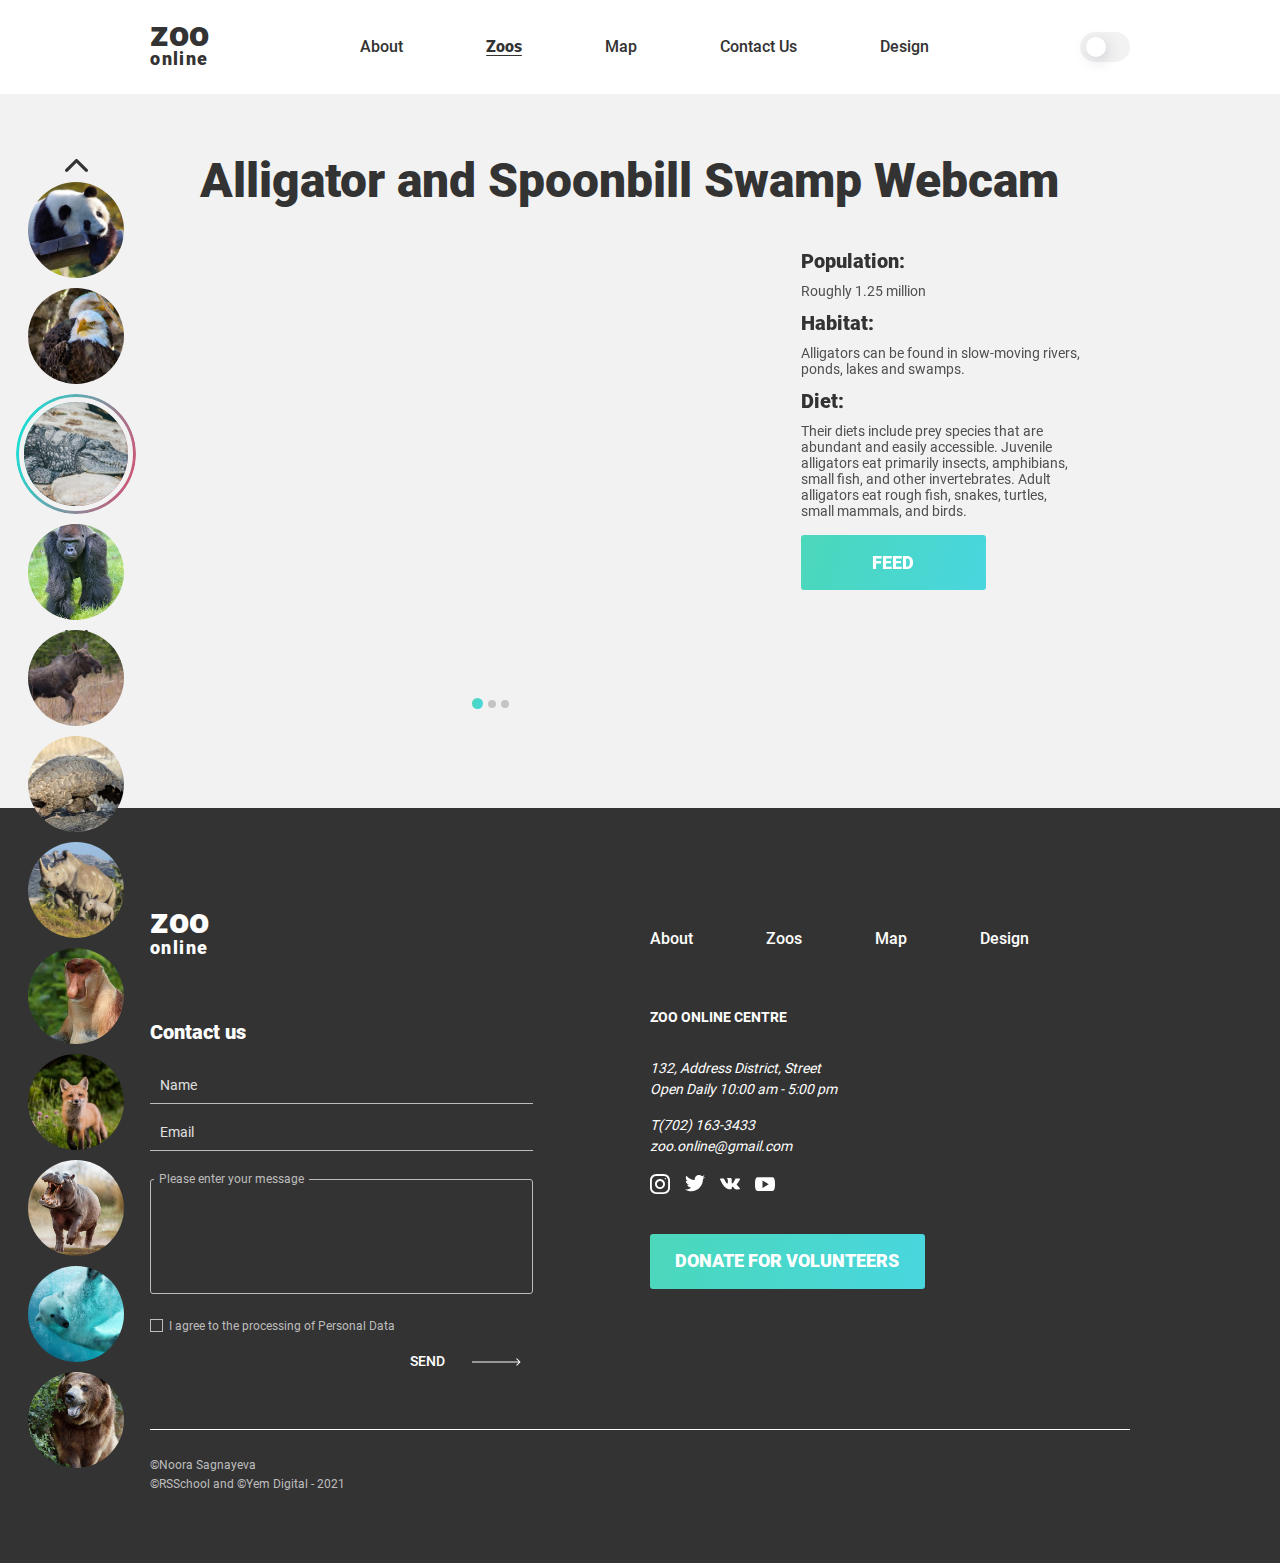
<file: pages/zoos/alligator/alligator.html>
<!DOCTYPE html>
<html lang="en">

<head>
  <meta charset="UTF-8">
  <meta http-equiv="X-UA-Compatible" content="IE=edge">
  <meta name="viewport" content="width=device-width, initial-scale=1.0">
  <title>Online Zoo alligator</title>
  <link rel="stylesheet" href="../../../styles.css">
  <link rel="stylesheet" href="../zoos.css">
</head>

<body>
  <div class="wrapper">
    <header class="header">
      <h1 class="invisible-container">Online Zoo</h1>
      <div class="container">
        <div class="header__inner">
          <a href="../../../" class="logo__link">zoo<br> <span>online</span></a>
          <nav class="header__nav">
            <ul class="nav__list">
              <li class="nav__item"><a href="../../../index.html" class="nav__link">about</a></li>
              <li class="nav__item"><a href="./panda/panda.html" class="nav__link active">Zoos</a></li>
              <li class="nav__item"><a href="../../map/map.html" class="nav__link">Map</a></li>
              <li class="nav__item"><a href="#contact" class="nav__link">contact us</a></li>
              <li class="nav__item"><a href="https://www.figma.com/file/HKt5Nlx0jghQtJp6jW9q8F/zooApp" class="nav__link"
                  target="_blank">Design</a></li>
            </ul>
          </nav>
          <label class="theme-toggle">
            <input class="theme-toggle__checkbox" type="checkbox">
            <span class="theme-toggle__switch"></span>
          </label>
          <button class="header__btn-burger js-burger" type="button">
            <span></span>
            <span></span>
            <span></span>
          </button>
        </div>
      </div>
    </header>
    <main class="main">
      <section class="broadcast">
        <div class="container2">
          <div class="section__inner">
            <h2 class="section__title left">Alligator and Spoonbill Swamp Webcam</h2>
            <aside class="broadcast__sidebar">
              <div class="favorite-map__slider">
                <button class="slider__prev">
                  <svg width="23" height="15" viewBox="0 0 23 15" fill="none" xmlns="http://www.w3.org/2000/svg">
                    <path
                      d="M11.5001 0.944038C11.9123 0.944038 12.3244 1.10143 12.6387 1.41555L22.5282 11.3051C23.1573 11.9342 23.1573 12.9542 22.5282 13.5831C21.8993 14.2119 20.8796 14.2119 20.2504 13.5831L11.5001 4.8322L2.74967 13.5827C2.12057 14.2116 1.1009 14.2116 0.472107 13.5827C-0.157299 12.9539 -0.157299 11.9339 0.472107 11.3048L10.3614 1.41524C10.6759 1.10107 11.088 0.944038 11.5001 0.944038Z"
                      fill="#828282" />
                  </svg>
                </button>
                <ul class="favorite-map__list">
                  <li class="favorite-map__item" title="panda">
                    <a class="favorite-map__link" href="../panda/panda.html">
                      <img class="favorite-map__img" src="../../../assets/images/animals/animal-02.jpeg" alt="animal">
                    </a>
                  </li>
                  <li class="favorite-map__item" title="eagle">
                    <a class="favorite-map__link" href="../eagle/eagle.html">
                      <img class="favorite-map__img" src="../../../assets/images/animals/animal-01.jpeg" alt="animal">
                    </a>
                  </li>
                  <li class="favorite-map__item active" title="alligator">
                    <img class="favorite-map__img" src="../../../assets/images/animals/animal-04.jpeg" alt="animal">
                  </li>
                  <li class="favorite-map__item" title="gorilla">
                    <a class="favorite-map__link" href="../gorilla/gorilla.html">
                      <img class="favorite-map__img" src="../../../assets/images/animals/animal-03.jpeg" alt="animal">
                    </a>
                  </li>
                  <li class="favorite-map__item">
                    <img class="favorite-map__img" src="../../../assets/images/animals/animal-10.jpeg" alt="animal">
                  </li>
                  <li class="favorite-map__item">
                    <img class="favorite-map__img" src="../../../assets/images/animals/animal-11.jpeg" alt="animal">
                  </li>
                  <li class="favorite-map__item">
                    <img class="favorite-map__img" src="../../../assets/images/animals/animal-12.jpeg" alt="animal">
                  </li>
                  <li class="favorite-map__item">
                    <img class="favorite-map__img" src="../../../assets/images/animals/animal-13.jpeg" alt="animal">
                  </li>
                  <li class="favorite-map__item">
                    <img class="favorite-map__img" src="../../../assets/images/animals/animal-05.jpeg" alt="animal">
                  </li>
                  <li class="favorite-map__item">
                    <img class="favorite-map__img" src="../../../assets/images/animals/animal-06.jpeg" alt="animal">
                  </li>
                  <li class="favorite-map__item">
                    <img class="favorite-map__img" src="../../../assets/images/animals/animal-07.jpeg" alt="animal">
                  </li>
                  <li class="favorite-map__item">
                    <img class="favorite-map__img" src="../../../assets/images/animals/animal-08.jpeg" alt="animal">
                  </li>
                </ul>
                <button class="slider__next">
                  <svg width="23" height="15" viewBox="0 0 23 15" fill="none" xmlns="http://www.w3.org/2000/svg">
                    <path
                      d="M11.4999 14.056C11.0877 14.056 10.6756 13.8986 10.3613 13.5845L0.471825 3.69487C-0.157275 3.06577 -0.157275 2.04579 0.471825 1.41695C1.10067 0.788101 2.12045 0.788101 2.7496 1.41695L11.4999 10.1678L20.2503 1.41725C20.8794 0.788407 21.8991 0.788407 22.5279 1.41725C23.1573 2.0461 23.1573 3.06608 22.5279 3.69518L12.6386 13.5848C12.3241 13.8989 11.912 14.056 11.4999 14.056Z"
                      fill="#333333" />
                  </svg>
                </button>
              </div>
            </aside>
            <div class="broadcast__wrap">
              <div class="broadcast__video">
                <div class="broadcast__video-main">
                  <iframe width="100%" height="100%" src="https://www.youtube.com/embed/EnxRJii_dp8"
                    title="YouTube video player" frameborder="0"
                    allow="accelerometer; autoplay; clipboard-write; encrypted-media; gyroscope; picture-in-picture"
                    allowfullscreen></iframe>
                </div>
                <ul class="broadcast__video-list">
                  <li class="broadcast__video-item">
                    <iframe width="100%" height="100%" src="https://www.youtube.com/embed/EnxRJii_dp8"
                      title="YouTube video player" frameborder="0"
                      allow="accelerometer; autoplay; clipboard-write; encrypted-media; gyroscope; picture-in-picture"
                      allowfullscreen></iframe>
                  </li>
                  <li class="broadcast__video-item">
                    <iframe width="100%" height="100%" src="https://www.youtube.com/embed/EnxRJii_dp8"
                      title="YouTube video player" frameborder="0"
                      allow="accelerometer; autoplay; clipboard-write; encrypted-media; gyroscope; picture-in-picture"
                      allowfullscreen></iframe>
                  </li>
                  <li class="broadcast__video-item">
                    <iframe width="100%" height="100%" src="https://www.youtube.com/embed/EnxRJii_dp8"
                      title="YouTube video player" frameborder="0"
                      allow="accelerometer; autoplay; clipboard-write; encrypted-media; gyroscope; picture-in-picture"
                      allowfullscreen></iframe>
                  </li>
                </ul>
                <div class="broadcast__bullets">
                  <span class="broadcast__bullet active"></span>
                  <span class="broadcast__bullet"></span>
                  <span class="broadcast__bullet"></span>
                </div>
              </div>
              <div class="broadcast__info">
                <div class="broadcast__info-cont">
                  <span class="broadcast__info-title">Population:</span>
                  <p class="broadcast__info-text">Roughly 1.25 million </p>
                  <span class="broadcast__info-title">Habitat:</span>
                  <p class="broadcast__info-text">Alligators can be found in slow-moving rivers, ponds, lakes and
                    swamps. </p>
                  <span class="broadcast__info-title">Diet:</span>
                  <p class="broadcast__info-text">Their diets include prey species that are abundant and easily
                    accessible. Juvenile alligators eat primarily insects, amphibians, small fish, and other
                    invertebrates. Adult alligators eat rough fish, snakes, turtles, small mammals, and birds.</p>
                </div>
                <div class="broadcast__btn-wrap">
                  <button class="btn-primary broadcast__btn">fEEd</button>
                </div>
              </div>
            </div>
          </div>
        </div>
      </section>
    </main>
    <footer class="footer" id="contact">
      <div class="container">
        <div class="footer__inner">
          <div class="footer__top">
            <div class="footer__left">
              <a href="../../../" class="logo__link">zoo<br> <span>online</span></a>
            </div>
            <div class="footer__right">
              <nav class="footer__nav">
                <ul class="nav__list">
                  <li class="nav__item"><a href="../../../" class="nav__link">about</a></li>
                  <li class="nav__item"><a href="./" class="nav__link">Zoos</a>
                  </li>
                  <li class="nav__item"><a href="../../map/" class="nav__link">Map</a>
                  </li>
                  <li class="nav__item"><a href="https://www.figma.com/file/HKt5Nlx0jghQtJp6jW9q8F/zooApp"
                      class="nav__link" target="_blank">Design</a></li>
                </ul>
              </nav>
              <div class="footer__btn-wrap desktop">
                <button class="btn-primary footer__btn-donate">donate for volunteers</button>
              </div>
            </div>
          </div>
          <div class="footer__middle">
            <div class="footer__left">
              <form class="footer__contacts contacts" action="https://jsonplaceholder.typicode.com/posts" method="POST">
                <span class="contacts__title">Contact us</span>
                <input class="contacts__input" type="text" name="name" placeholder="Name" required>
                <input class="contacts__input" type="email" name="email" placeholder="Email" required>
                <div class="contacts__textarea-wrap">
                  <label class="contacts__textarea-label" for="textarea">Please enter your message</label>
                  <textarea class="contacts__textarea" id="textarea" name="message" cols="30" rows="10" maxlength="280"
                    required></textarea>
                </div>
                <div class="contacts__checkbox-wrap">
                  <label class="contacts__checkbox-label">
                    <input class="contacts__checkbox" type="checkbox" name="agree" value="i agree" required>
                    <div class="contacts__checkbox-text">I agree to the processing of Personal Data</div>
                  </label>
                </div>
                <button class="contacts__btn-send" type="submit">send
                  <svg width="49" height="8" viewBox="0 0 49 8" fill="none" xmlns="http://www.w3.org/2000/svg">
                    <path
                      d="M48.3536 4.35355C48.5488 4.15829 48.5488 3.84171 48.3536 3.64645L45.1716 0.464466C44.9763 0.269204 44.6597 0.269204 44.4645 0.464466C44.2692 0.659728 44.2692 0.976311 44.4645 1.17157L47.2929 4L44.4645 6.82843C44.2692 7.02369 44.2692 7.34027 44.4645 7.53553C44.6597 7.7308 44.9763 7.7308 45.1716 7.53553L48.3536 4.35355ZM0 4.5L48 4.5V3.5L0 3.5L0 4.5Z"
                      fill="#FEFEFE" />
                  </svg>
                </button>
              </form>
            </div>
            <div class="footer__right address">
              <span class="address__title">ZOO Online Centre</span>
              <address class="address__content">
                <span class="address__text street">132, Address District, Street</span>
                <span class="address__text time">Open Daily 10:00 am - 5:00 pm</span>

                <a class="address__text" href="tel:+7021633433"><span>T</span>(702) 163-3433</a>
                <a class="address__text" href="mailto:zoo.online@gmail.com">zoo.online@gmail.com</a>

                <ul class="social__list address__social">
                  <li class="social__item">
                    <a href="https://www.instagram.com" class="social__link instagram" target="_blank">
                      <svg width="20" height="20" viewBox="0 0 20 20" fill="none" xmlns="http://www.w3.org/2000/svg">
                        <path
                          d="M13.75 0H6.25C2.79875 0 0 2.79875 0 6.25V13.75C0 17.2013 2.79875 20 6.25 20H13.75C17.2013 20 20 17.2013 20 13.75V6.25C20 2.79875 17.2013 0 13.75 0ZM18.125 13.75C18.125 16.1625 16.1625 18.125 13.75 18.125H6.25C3.8375 18.125 1.875 16.1625 1.875 13.75V6.25C1.875 3.8375 3.8375 1.875 6.25 1.875H13.75C16.1625 1.875 18.125 3.8375 18.125 6.25V13.75Z"
                          fill="#FEFEFE" />
                        <path
                          d="M10 5C7.23875 5 5 7.23875 5 10C5 12.7613 7.23875 15 10 15C12.7613 15 15 12.7613 15 10C15 7.23875 12.7613 5 10 5ZM10 13.125C8.2775 13.125 6.875 11.7225 6.875 10C6.875 8.27625 8.2775 6.875 10 6.875C11.7225 6.875 13.125 8.27625 13.125 10C13.125 11.7225 11.7225 13.125 10 13.125Z"
                          fill="#FEFEFE" />
                        <path
                          d="M15.3752 5.29148C15.7432 5.29148 16.0415 4.99319 16.0415 4.62523C16.0415 4.25727 15.7432 3.95898 15.3752 3.95898C15.0073 3.95898 14.709 4.25727 14.709 4.62523C14.709 4.99319 15.0073 5.29148 15.3752 5.29148Z"
                          fill="#FEFEFE" />
                      </svg>
                    </a>
                  </li>
                  <li class="social__item">
                    <a href="https://twitter.com/" class="social__link twitter" target="_blank">
                      <svg width="20" height="17" viewBox="0 0 20 17" fill="none" xmlns="http://www.w3.org/2000/svg">
                        <path
                          d="M20 1.92375C19.2563 2.25 18.4637 2.46625 17.6375 2.57125C18.4875 2.06375 19.1363 1.26625 19.4412 0.305C18.6488 0.7775 17.7738 1.11125 16.8412 1.2975C16.0887 0.49625 15.0162 0 13.8462 0C11.5763 0 9.74875 1.8425 9.74875 4.10125C9.74875 4.42625 9.77625 4.73875 9.84375 5.03625C6.435 4.87 3.41875 3.23625 1.3925 0.7475C1.03875 1.36125 0.83125 2.06375 0.83125 2.82C0.83125 4.24 1.5625 5.49875 2.6525 6.2275C1.99375 6.215 1.3475 6.02375 0.8 5.7225C0.8 5.735 0.8 5.75125 0.8 5.7675C0.8 7.76 2.22125 9.415 4.085 9.79625C3.75125 9.8875 3.3875 9.93125 3.01 9.93125C2.7475 9.93125 2.4825 9.91625 2.23375 9.86125C2.765 11.485 4.2725 12.6788 6.065 12.7175C4.67 13.8088 2.89875 14.4662 0.98125 14.4662C0.645 14.4662 0.3225 14.4513 0 14.41C1.81625 15.5813 3.96875 16.25 6.29 16.25C13.835 16.25 17.96 10 17.96 4.5825C17.96 4.40125 17.9538 4.22625 17.945 4.0525C18.7588 3.475 19.4425 2.75375 20 1.92375Z"
                          fill="#FEFEFE" />
                      </svg>
                    </a>
                  </li>
                  <li class="social__item">
                    <a href="https://vk.com/" class="social__link vk" target="_blank">
                      <svg width="20" height="12" viewBox="0 0 20 12" fill="none" xmlns="http://www.w3.org/2000/svg">
                        <path
                          d="M19.8217 10.1784C19.768 10.0883 19.4355 9.36579 17.8353 7.88068C16.1602 6.32557 16.3852 6.57809 18.4029 3.88914C19.6317 2.25152 20.123 1.25145 19.9692 0.823916C19.823 0.416387 18.9192 0.523894 18.9192 0.523894L15.9139 0.541396C15.9139 0.541396 15.6914 0.511393 15.5252 0.610151C15.3639 0.707658 15.2601 0.932674 15.2601 0.932674C15.2601 0.932674 14.7839 2.20027 14.1488 3.27785C12.81 5.55176 12.2737 5.67177 12.0549 5.53051C11.5461 5.20174 11.6736 4.20792 11.6736 3.50286C11.6736 1.29895 12.0074 0.380134 11.0223 0.142616C10.6948 0.0638606 10.4548 0.0113567 9.61848 0.00260608C8.54591 -0.00864474 7.63709 0.00635635 7.1233 0.257625C6.78078 0.425137 6.51701 0.798915 6.67827 0.820166C6.87703 0.846418 7.32707 0.941425 7.56583 1.26645C7.87461 1.68523 7.86336 2.6278 7.86336 2.6278C7.86336 2.6278 8.04087 5.22174 7.44958 5.54426C7.0433 5.76553 6.487 5.31425 5.29317 3.25034C4.68187 2.19402 4.21934 1.02518 4.21934 1.02518C4.21934 1.02518 4.13058 0.807665 3.97182 0.691407C3.77931 0.550146 3.50929 0.505143 3.50929 0.505143L0.651577 0.522644C0.651577 0.522644 0.222795 0.535146 0.0652839 0.721409C-0.0747264 0.887671 0.054033 1.2302 0.054033 1.2302C0.054033 1.2302 2.2917 6.46433 4.82438 9.10327C7.1483 11.5222 9.786 11.3634 9.786 11.3634H10.9811C10.9811 11.3634 11.3424 11.3234 11.5261 11.1247C11.6961 10.9422 11.6899 10.5996 11.6899 10.5996C11.6899 10.5996 11.6661 8.99577 12.4112 8.7595C13.145 8.52698 14.0876 10.3096 15.0864 10.9959C15.8414 11.5147 16.4152 11.4009 16.4152 11.4009L19.0867 11.3634C19.0867 11.3634 20.4843 11.2772 19.8217 10.1784Z"
                          fill="#FEFEFE" />
                      </svg>
                    </a>
                  </li>
                  <li class="social__item">
                    <a href="https://www.youtube.com/" class="social__link youtube" target="_blank">
                      <svg width="20" height="14" viewBox="0 0 20 14" fill="none" xmlns="http://www.w3.org/2000/svg">
                        <path
                          d="M19.15 1.575C18.6075 0.61 18.0188 0.4325 16.82 0.365C15.6225 0.28375 12.6112 0.25 10.0025 0.25C7.38875 0.25 4.37625 0.28375 3.18 0.36375C1.98375 0.4325 1.39375 0.60875 0.84625 1.575C0.2875 2.53875 0 4.19875 0 7.12125C0 7.12375 0 7.125 0 7.125C0 7.1275 0 7.12875 0 7.12875V7.13125C0 10.0413 0.2875 11.7137 0.84625 12.6675C1.39375 13.6325 1.9825 13.8075 3.17875 13.8888C4.37625 13.9588 7.38875 14 10.0025 14C12.6112 14 15.6225 13.9587 16.8212 13.89C18.02 13.8087 18.6087 13.6338 19.1513 12.6688C19.715 11.715 20 10.0425 20 7.1325C20 7.1325 20 7.12875 20 7.12625C20 7.12625 20 7.12375 20 7.1225C20 4.19875 19.715 2.53875 19.15 1.575ZM7.5 10.875V3.375L13.75 7.125L7.5 10.875Z"
                          fill="#FEFEFE" />
                      </svg>
                    </a>
                  </li>
                </ul>
              </address>
              <div class="footer__btn-wrap mob">
                <button class="btn-primary footer__btn-donate">donate for volunteers</button>
              </div>
            </div>
          </div>
          <div class="footer__bottom">
            <span class="footer__copy">©Noora Sagnayeva</span>
            <span class="footer__copy">©RSSchool and ©Yem Digital - 2021</span>
          </div>
        </div>
      </div>
    </footer>
  </div>

  <script src="../../../index.js"></script>
</body>

</html>
</file>
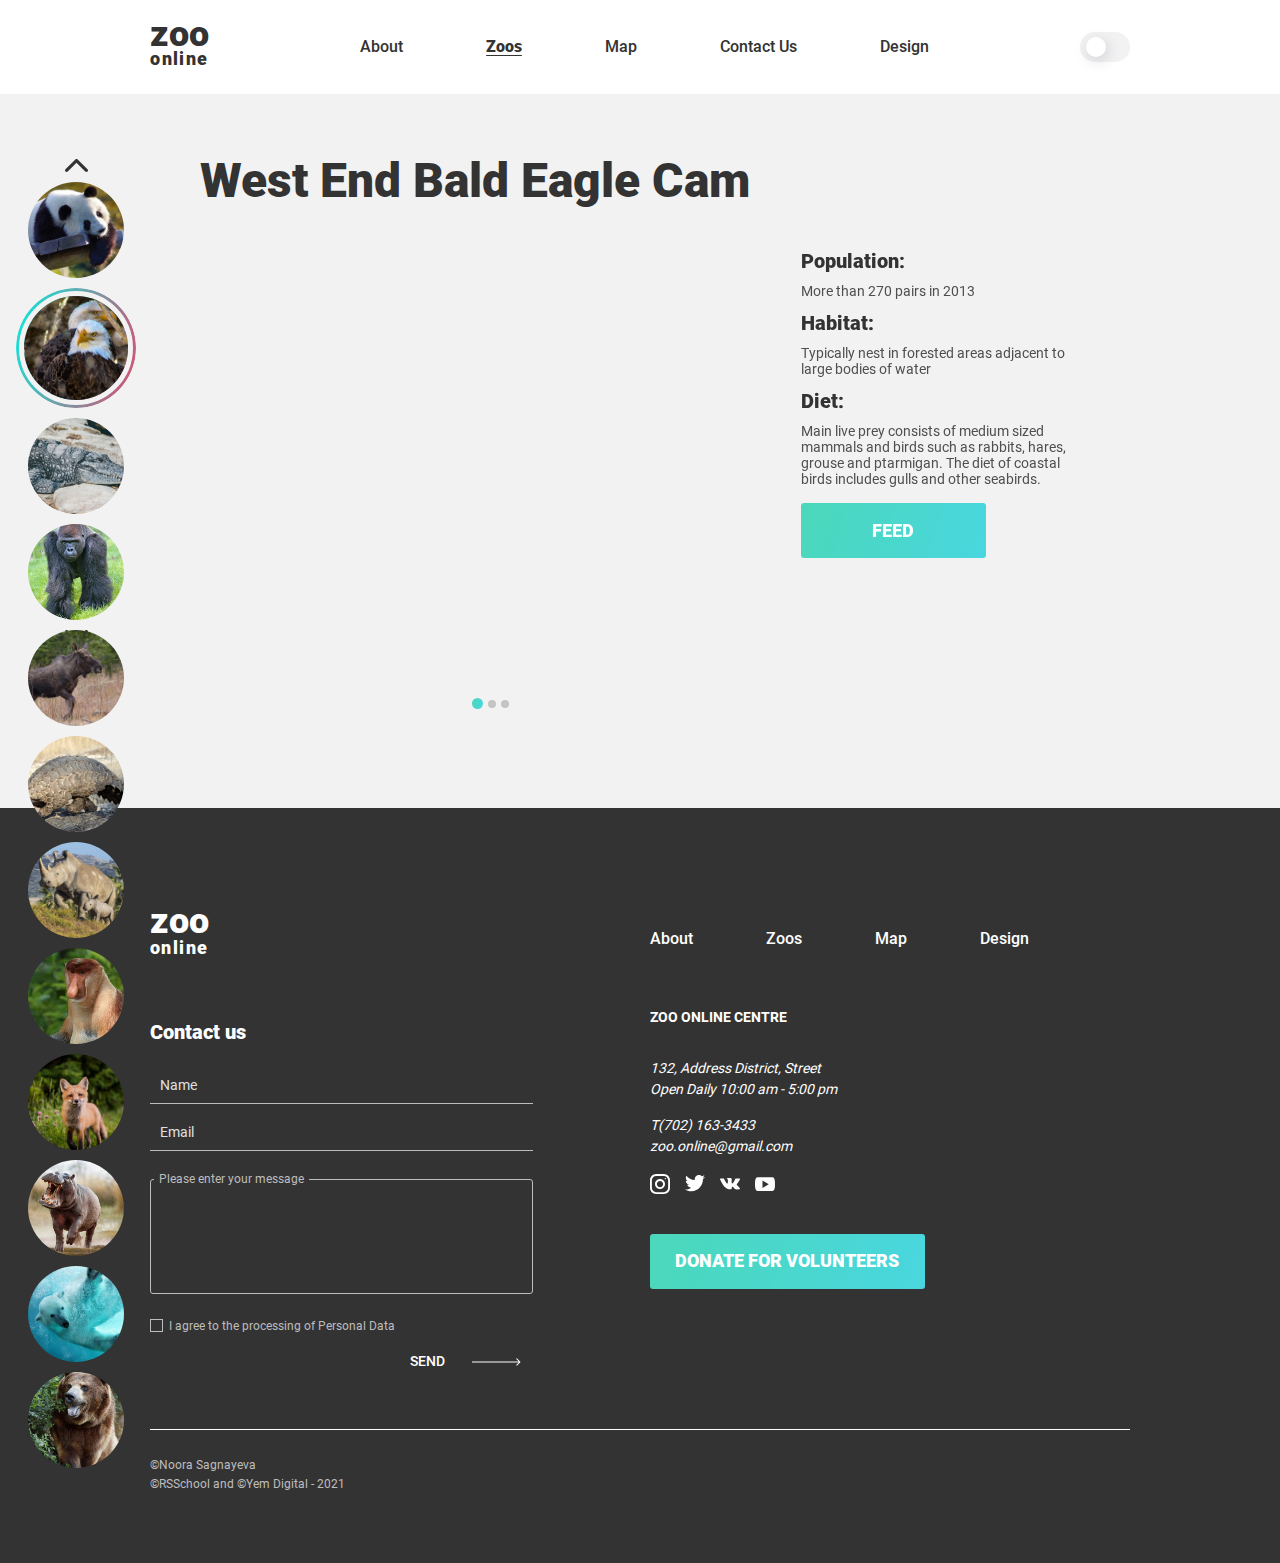
<file: pages/zoos/eagle/eagle.html>
<!DOCTYPE html>
<html lang="en">

<head>
  <meta charset="UTF-8">
  <meta http-equiv="X-UA-Compatible" content="IE=edge">
  <meta name="viewport" content="width=device-width, initial-scale=1.0">
  <title>Online Zoo Eagle</title>
  <link rel="stylesheet" href="../../../styles.css">
  <link rel="stylesheet" href="../zoos.css">
</head>

<body>
  <div class="wrapper">
    <header class="header">
      <h1 class="invisible-container">Online Zoo</h1>
      <div class="container">
        <div class="header__inner">
          <a href="../../../index.html" class="logo__link">zoo<br> <span>online</span></a>
          <nav class="header__nav">
            <ul class="nav__list">
              <li class="nav__item"><a href="../../../index.html" class="nav__link">about</a></li>
              <li class="nav__item"><a href="./panda/panda.html" class="nav__link active">Zoos</a></li>
              <li class="nav__item"><a href="../../map/map.html" class="nav__link">Map</a></li>
              <li class="nav__item"><a href="#contact" class="nav__link">contact us</a></li>
              <li class="nav__item"><a href="https://www.figma.com/file/HKt5Nlx0jghQtJp6jW9q8F/zooApp" class="nav__link"
                  target="_blank">Design</a></li>
            </ul>
          </nav>
          <label class="theme-toggle">
            <input class="theme-toggle__checkbox" type="checkbox">
            <span class="theme-toggle__switch"></span>
          </label>
          <button class="header__btn-burger js-burger" type="button">
            <span></span>
            <span></span>
            <span></span>
          </button>
        </div>
      </div>
    </header>
    <main class="main">
      <section class="broadcast">
        <div class="container2">
          <div class="section__inner">
            <h2 class="section__title left">West End Bald Eagle Cam</h2>
            <aside class="broadcast__sidebar">
              <div class="favorite-map__slider">
                <button class="slider__prev">
                  <svg width="23" height="15" viewBox="0 0 23 15" fill="none" xmlns="http://www.w3.org/2000/svg">
                    <path
                      d="M11.5001 0.944038C11.9123 0.944038 12.3244 1.10143 12.6387 1.41555L22.5282 11.3051C23.1573 11.9342 23.1573 12.9542 22.5282 13.5831C21.8993 14.2119 20.8796 14.2119 20.2504 13.5831L11.5001 4.8322L2.74967 13.5827C2.12057 14.2116 1.1009 14.2116 0.472107 13.5827C-0.157299 12.9539 -0.157299 11.9339 0.472107 11.3048L10.3614 1.41524C10.6759 1.10107 11.088 0.944038 11.5001 0.944038Z"
                      fill="#828282" />
                  </svg>
                </button>
                <ul class="favorite-map__list">
                  <li class="favorite-map__item" title="panda">
                    <a class="favorite-map__link" href="../panda/panda.html">
                      <img class="favorite-map__img" src="../../../assets/images/animals/animal-02.jpeg" alt="animal">
                    </a>
                  </li>
                  <li class="favorite-map__item active" title="eagle">
                    <img class="favorite-map__img" src="../../../assets/images/animals/animal-01.jpeg" alt="animal">
                  </li>
                  <li class="favorite-map__item" title="alligator">
                    <a class="favorite-map__link" href="../alligator/alligator.html">
                      <img class="favorite-map__img" src="../../../assets/images/animals/animal-04.jpeg" alt="animal">
                    </a>
                  </li>
                  <li class="favorite-map__item" title="gorilla">
                    <a class="favorite-map__link" href="../gorilla/gorilla.html">
                      <img class="favorite-map__img" src="../../../assets/images/animals/animal-03.jpeg" alt="animal">
                    </a>
                  </li>
                  <li class="favorite-map__item">
                    <img class="favorite-map__img" src="../../../assets/images/animals/animal-10.jpeg" alt="animal">
                  </li>
                  <li class="favorite-map__item">
                    <img class="favorite-map__img" src="../../../assets/images/animals/animal-11.jpeg" alt="animal">
                  </li>
                  <li class="favorite-map__item">
                    <img class="favorite-map__img" src="../../../assets/images/animals/animal-12.jpeg" alt="animal">
                  </li>
                  <li class="favorite-map__item">
                    <img class="favorite-map__img" src="../../../assets/images/animals/animal-13.jpeg" alt="animal">
                  </li>
                  <li class="favorite-map__item">
                    <img class="favorite-map__img" src="../../../assets/images/animals/animal-05.jpeg" alt="animal">
                  </li>
                  <li class="favorite-map__item">
                    <img class="favorite-map__img" src="../../../assets/images/animals/animal-06.jpeg" alt="animal">
                  </li>
                  <li class="favorite-map__item">
                    <img class="favorite-map__img" src="../../../assets/images/animals/animal-07.jpeg" alt="animal">
                  </li>
                  <li class="favorite-map__item">
                    <img class="favorite-map__img" src="../../../assets/images/animals/animal-08.jpeg" alt="animal">
                  </li>
                </ul>
                <button class="slider__next">
                  <svg width="23" height="15" viewBox="0 0 23 15" fill="none" xmlns="http://www.w3.org/2000/svg">
                    <path
                      d="M11.4999 14.056C11.0877 14.056 10.6756 13.8986 10.3613 13.5845L0.471825 3.69487C-0.157275 3.06577 -0.157275 2.04579 0.471825 1.41695C1.10067 0.788101 2.12045 0.788101 2.7496 1.41695L11.4999 10.1678L20.2503 1.41725C20.8794 0.788407 21.8991 0.788407 22.5279 1.41725C23.1573 2.0461 23.1573 3.06608 22.5279 3.69518L12.6386 13.5848C12.3241 13.8989 11.912 14.056 11.4999 14.056Z"
                      fill="#333333" />
                  </svg>
                </button>
              </div>
            </aside>
            <div class="broadcast__wrap">
              <div class="broadcast__video">
                <div class="broadcast__video-main">
                  <iframe width="100%" height="100%" src="https://www.youtube.com/embed/RmmAzrAkKqI"
                    title="YouTube video player" frameborder="0"
                    allow="accelerometer; autoplay; clipboard-write; encrypted-media; gyroscope; picture-in-picture"
                    allowfullscreen></iframe>
                </div>
                <ul class="broadcast__video-list">
                  <li class="broadcast__video-item">
                    <iframe width="100%" height="100%" src="https://www.youtube.com/embed/RmmAzrAkKqI"
                      title="YouTube video player" frameborder="0"
                      allow="accelerometer; autoplay; clipboard-write; encrypted-media; gyroscope; picture-in-picture"
                      allowfullscreen></iframe>
                  </li>
                  <li class="broadcast__video-item">
                    <iframe width="100%" height="100%" src="https://www.youtube.com/embed/RmmAzrAkKqI"
                      title="YouTube video player" frameborder="0"
                      allow="accelerometer; autoplay; clipboard-write; encrypted-media; gyroscope; picture-in-picture"
                      allowfullscreen></iframe>
                  </li>
                  <li class="broadcast__video-item">
                    <iframe width="100%" height="100%" src="https://www.youtube.com/embed/RmmAzrAkKqI"
                      title="YouTube video player" frameborder="0"
                      allow="accelerometer; autoplay; clipboard-write; encrypted-media; gyroscope; picture-in-picture"
                      allowfullscreen></iframe>
                  </li>
                </ul>
                <div class="broadcast__bullets">
                  <span class="broadcast__bullet active"></span>
                  <span class="broadcast__bullet"></span>
                  <span class="broadcast__bullet"></span>
                </div>
              </div>
              <div class="broadcast__info">
                <div class="broadcast__info-cont">
                  <span class="broadcast__info-title">Population:</span>
                  <p class="broadcast__info-text">More than 270 pairs in 2013</p>
                  <span class="broadcast__info-title">Habitat:</span>
                  <p class="broadcast__info-text">Typically nest in forested areas adjacent to large bodies of water</p>
                  <span class="broadcast__info-title">Diet:</span>
                  <p class="broadcast__info-text">Main live prey consists of medium sized mammals and birds such as
                    rabbits, hares, grouse and ptarmigan. The diet of coastal birds includes gulls and other seabirds.
                  </p>
                </div>
                <div class="broadcast__btn-wrap">
                  <button class="btn-primary broadcast__btn">fEEd</button>
                </div>
              </div>
            </div>
          </div>
        </div>
      </section>
    </main>
    <footer class="footer" id="contact">
      <div class="container">
        <div class="footer__inner">
          <div class="footer__top">
            <div class="footer__left">
              <a href="../../../" class="logo__link">zoo<br> <span>online</span></a>
            </div>
            <div class="footer__right">
              <nav class="footer__nav">
                <ul class="nav__list">
                  <li class="nav__item"><a href="../../../" class="nav__link">about</a></li>
                  <li class="nav__item"><a href="./" class="nav__link">Zoos</a></li>
                  <li class="nav__item"><a href="../../map/" class="nav__link">Map</a></li>
                  <li class="nav__item"><a href="https://www.figma.com/file/HKt5Nlx0jghQtJp6jW9q8F/zooApp"
                      class="nav__link" target="_blank">Design</a></li>
                </ul>
              </nav>
              <div class="footer__btn-wrap desktop">
                <button class="btn-primary footer__btn-donate">donate for volunteers</button>
              </div>
            </div>
          </div>
          <div class="footer__middle">
            <div class="footer__left">
              <form class="footer__contacts contacts" action="https://jsonplaceholder.typicode.com/posts" method="POST">
                <span class="contacts__title">Contact us</span>
                <input class="contacts__input" type="text" name="name" placeholder="Name" required>
                <input class="contacts__input" type="email" name="email" placeholder="Email" required>
                <div class="contacts__textarea-wrap">
                  <label class="contacts__textarea-label" for="textarea">Please enter your message</label>
                  <textarea class="contacts__textarea" id="textarea" name="message" cols="30" rows="10" maxlength="280"
                    required></textarea>
                </div>
                <div class="contacts__checkbox-wrap">
                  <label class="contacts__checkbox-label">
                    <input class="contacts__checkbox" type="checkbox" name="agree" value="i agree" required>
                    <div class="contacts__checkbox-text">I agree to the processing of Personal Data</div>
                  </label>
                </div>
                <button class="contacts__btn-send" type="submit">send
                  <svg width="49" height="8" viewBox="0 0 49 8" fill="none" xmlns="http://www.w3.org/2000/svg">
                    <path
                      d="M48.3536 4.35355C48.5488 4.15829 48.5488 3.84171 48.3536 3.64645L45.1716 0.464466C44.9763 0.269204 44.6597 0.269204 44.4645 0.464466C44.2692 0.659728 44.2692 0.976311 44.4645 1.17157L47.2929 4L44.4645 6.82843C44.2692 7.02369 44.2692 7.34027 44.4645 7.53553C44.6597 7.7308 44.9763 7.7308 45.1716 7.53553L48.3536 4.35355ZM0 4.5L48 4.5V3.5L0 3.5L0 4.5Z"
                      fill="#FEFEFE" />
                  </svg>
                </button>
              </form>
            </div>
            <div class="footer__right address">
              <span class="address__title">ZOO Online Centre</span>
              <address class="address__content">
                <span class="address__text street">132, Address District, Street</span>
                <span class="address__text time">Open Daily 10:00 am - 5:00 pm</span>

                <a class="address__text" href="tel:+7021633433"><span>T</span>(702) 163-3433</a>
                <a class="address__text" href="mailto:zoo.online@gmail.com">zoo.online@gmail.com</a>

                <ul class="social__list address__social">
                  <li class="social__item">
                    <a href="https://www.instagram.com" class="social__link instagram" target="_blank">
                      <svg width="20" height="20" viewBox="0 0 20 20" fill="none" xmlns="http://www.w3.org/2000/svg">
                        <path
                          d="M13.75 0H6.25C2.79875 0 0 2.79875 0 6.25V13.75C0 17.2013 2.79875 20 6.25 20H13.75C17.2013 20 20 17.2013 20 13.75V6.25C20 2.79875 17.2013 0 13.75 0ZM18.125 13.75C18.125 16.1625 16.1625 18.125 13.75 18.125H6.25C3.8375 18.125 1.875 16.1625 1.875 13.75V6.25C1.875 3.8375 3.8375 1.875 6.25 1.875H13.75C16.1625 1.875 18.125 3.8375 18.125 6.25V13.75Z"
                          fill="#FEFEFE" />
                        <path
                          d="M10 5C7.23875 5 5 7.23875 5 10C5 12.7613 7.23875 15 10 15C12.7613 15 15 12.7613 15 10C15 7.23875 12.7613 5 10 5ZM10 13.125C8.2775 13.125 6.875 11.7225 6.875 10C6.875 8.27625 8.2775 6.875 10 6.875C11.7225 6.875 13.125 8.27625 13.125 10C13.125 11.7225 11.7225 13.125 10 13.125Z"
                          fill="#FEFEFE" />
                        <path
                          d="M15.3752 5.29148C15.7432 5.29148 16.0415 4.99319 16.0415 4.62523C16.0415 4.25727 15.7432 3.95898 15.3752 3.95898C15.0073 3.95898 14.709 4.25727 14.709 4.62523C14.709 4.99319 15.0073 5.29148 15.3752 5.29148Z"
                          fill="#FEFEFE" />
                      </svg>
                    </a>
                  </li>
                  <li class="social__item">
                    <a href="https://twitter.com/" class="social__link twitter" target="_blank">
                      <svg width="20" height="17" viewBox="0 0 20 17" fill="none" xmlns="http://www.w3.org/2000/svg">
                        <path
                          d="M20 1.92375C19.2563 2.25 18.4637 2.46625 17.6375 2.57125C18.4875 2.06375 19.1363 1.26625 19.4412 0.305C18.6488 0.7775 17.7738 1.11125 16.8412 1.2975C16.0887 0.49625 15.0162 0 13.8462 0C11.5763 0 9.74875 1.8425 9.74875 4.10125C9.74875 4.42625 9.77625 4.73875 9.84375 5.03625C6.435 4.87 3.41875 3.23625 1.3925 0.7475C1.03875 1.36125 0.83125 2.06375 0.83125 2.82C0.83125 4.24 1.5625 5.49875 2.6525 6.2275C1.99375 6.215 1.3475 6.02375 0.8 5.7225C0.8 5.735 0.8 5.75125 0.8 5.7675C0.8 7.76 2.22125 9.415 4.085 9.79625C3.75125 9.8875 3.3875 9.93125 3.01 9.93125C2.7475 9.93125 2.4825 9.91625 2.23375 9.86125C2.765 11.485 4.2725 12.6788 6.065 12.7175C4.67 13.8088 2.89875 14.4662 0.98125 14.4662C0.645 14.4662 0.3225 14.4513 0 14.41C1.81625 15.5813 3.96875 16.25 6.29 16.25C13.835 16.25 17.96 10 17.96 4.5825C17.96 4.40125 17.9538 4.22625 17.945 4.0525C18.7588 3.475 19.4425 2.75375 20 1.92375Z"
                          fill="#FEFEFE" />
                      </svg>
                    </a>
                  </li>
                  <li class="social__item">
                    <a href="https://vk.com/" class="social__link vk" target="_blank">
                      <svg width="20" height="12" viewBox="0 0 20 12" fill="none" xmlns="http://www.w3.org/2000/svg">
                        <path
                          d="M19.8217 10.1784C19.768 10.0883 19.4355 9.36579 17.8353 7.88068C16.1602 6.32557 16.3852 6.57809 18.4029 3.88914C19.6317 2.25152 20.123 1.25145 19.9692 0.823916C19.823 0.416387 18.9192 0.523894 18.9192 0.523894L15.9139 0.541396C15.9139 0.541396 15.6914 0.511393 15.5252 0.610151C15.3639 0.707658 15.2601 0.932674 15.2601 0.932674C15.2601 0.932674 14.7839 2.20027 14.1488 3.27785C12.81 5.55176 12.2737 5.67177 12.0549 5.53051C11.5461 5.20174 11.6736 4.20792 11.6736 3.50286C11.6736 1.29895 12.0074 0.380134 11.0223 0.142616C10.6948 0.0638606 10.4548 0.0113567 9.61848 0.00260608C8.54591 -0.00864474 7.63709 0.00635635 7.1233 0.257625C6.78078 0.425137 6.51701 0.798915 6.67827 0.820166C6.87703 0.846418 7.32707 0.941425 7.56583 1.26645C7.87461 1.68523 7.86336 2.6278 7.86336 2.6278C7.86336 2.6278 8.04087 5.22174 7.44958 5.54426C7.0433 5.76553 6.487 5.31425 5.29317 3.25034C4.68187 2.19402 4.21934 1.02518 4.21934 1.02518C4.21934 1.02518 4.13058 0.807665 3.97182 0.691407C3.77931 0.550146 3.50929 0.505143 3.50929 0.505143L0.651577 0.522644C0.651577 0.522644 0.222795 0.535146 0.0652839 0.721409C-0.0747264 0.887671 0.054033 1.2302 0.054033 1.2302C0.054033 1.2302 2.2917 6.46433 4.82438 9.10327C7.1483 11.5222 9.786 11.3634 9.786 11.3634H10.9811C10.9811 11.3634 11.3424 11.3234 11.5261 11.1247C11.6961 10.9422 11.6899 10.5996 11.6899 10.5996C11.6899 10.5996 11.6661 8.99577 12.4112 8.7595C13.145 8.52698 14.0876 10.3096 15.0864 10.9959C15.8414 11.5147 16.4152 11.4009 16.4152 11.4009L19.0867 11.3634C19.0867 11.3634 20.4843 11.2772 19.8217 10.1784Z"
                          fill="#FEFEFE" />
                      </svg>
                    </a>
                  </li>
                  <li class="social__item">
                    <a href="https://www.youtube.com/" class="social__link youtube" target="_blank">
                      <svg width="20" height="14" viewBox="0 0 20 14" fill="none" xmlns="http://www.w3.org/2000/svg">
                        <path
                          d="M19.15 1.575C18.6075 0.61 18.0188 0.4325 16.82 0.365C15.6225 0.28375 12.6112 0.25 10.0025 0.25C7.38875 0.25 4.37625 0.28375 3.18 0.36375C1.98375 0.4325 1.39375 0.60875 0.84625 1.575C0.2875 2.53875 0 4.19875 0 7.12125C0 7.12375 0 7.125 0 7.125C0 7.1275 0 7.12875 0 7.12875V7.13125C0 10.0413 0.2875 11.7137 0.84625 12.6675C1.39375 13.6325 1.9825 13.8075 3.17875 13.8888C4.37625 13.9588 7.38875 14 10.0025 14C12.6112 14 15.6225 13.9587 16.8212 13.89C18.02 13.8087 18.6087 13.6338 19.1513 12.6688C19.715 11.715 20 10.0425 20 7.1325C20 7.1325 20 7.12875 20 7.12625C20 7.12625 20 7.12375 20 7.1225C20 4.19875 19.715 2.53875 19.15 1.575ZM7.5 10.875V3.375L13.75 7.125L7.5 10.875Z"
                          fill="#FEFEFE" />
                      </svg>
                    </a>
                  </li>
                </ul>
              </address>
              <div class="footer__btn-wrap mob">
                <button class="btn-primary footer__btn-donate">donate for volunteers</button>
              </div>
            </div>
          </div>
          <div class="footer__bottom">
            <span class="footer__copy">©Noora Sagnayeva</span>
            <span class="footer__copy">©RSSchool and ©Yem Digital - 2021</span>
          </div>
        </div>
      </div>
    </footer>
  </div>
  
  <script src="../../../index.js"></script>
</body>

</html>
</file>
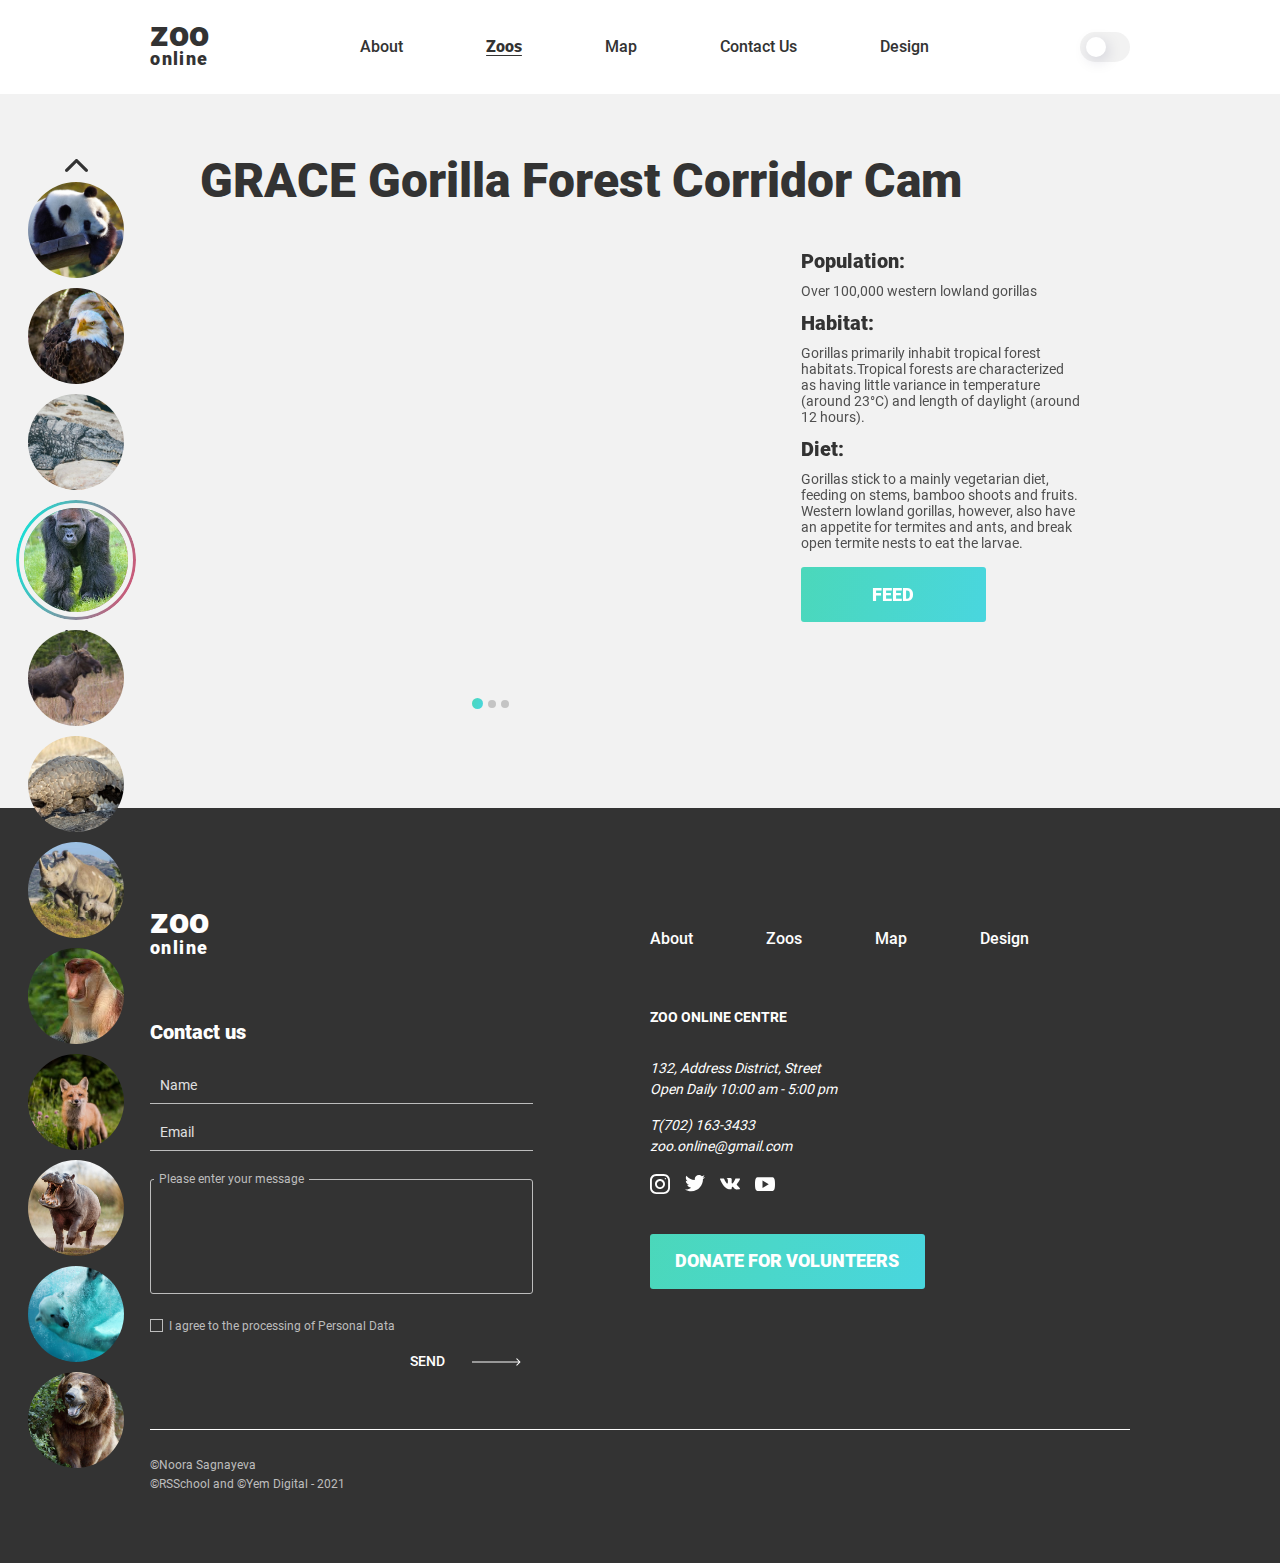
<file: pages/zoos/gorilla/gorilla.html>
<!DOCTYPE html>
<html lang="en">

<head>
  <meta charset="UTF-8">
  <meta http-equiv="X-UA-Compatible" content="IE=edge">
  <meta name="viewport" content="width=device-width, initial-scale=1.0">
  <title>Online Zoo Gorilla</title>
  <link rel="stylesheet" href="../../../styles.css">
  <link rel="stylesheet" href="../zoos.css">
</head>

<body>
  <div class="wrapper">
    <header class="header">
      <h1 class="invisible-container">Online Zoo</h1>
      <div class="container">
        <div class="header__inner">
          <a href="../../../" class="logo__link">zoo<br> <span>online</span></a>
          <nav class="header__nav">
            <ul class="nav__list">
              <li class="nav__item"><a href="../../../index.html" class="nav__link">about</a></li>
              <li class="nav__item"><a href="./panda/panda.html" class="nav__link active">Zoos</a></li>
              <li class="nav__item"><a href="../../map/map.html" class="nav__link">Map</a></li>
              <li class="nav__item"><a href="#contact" class="nav__link">contact us</a></li>
              <li class="nav__item"><a href="https://www.figma.com/file/HKt5Nlx0jghQtJp6jW9q8F/zooApp" class="nav__link"
                  target="_blank">Design</a></li>
            </ul>
          </nav>
          <label class="theme-toggle">
            <input class="theme-toggle__checkbox" type="checkbox">
            <span class="theme-toggle__switch"></span>
          </label>
          <button class="header__btn-burger js-burger" type="button">
            <span></span>
            <span></span>
            <span></span>
          </button>
        </div>
      </div>
    </header>
    <main class="main">
      <section class="broadcast">
        <div class="container2">
          <div class="section__inner">
            <h2 class="section__title left">GRACE Gorilla Forest Corridor Cam</h2>
            <aside class="broadcast__sidebar">
              <div class="favorite-map__slider">
                <button class="slider__prev">
                  <svg width="23" height="15" viewBox="0 0 23 15" fill="none" xmlns="http://www.w3.org/2000/svg">
                    <path
                      d="M11.5001 0.944038C11.9123 0.944038 12.3244 1.10143 12.6387 1.41555L22.5282 11.3051C23.1573 11.9342 23.1573 12.9542 22.5282 13.5831C21.8993 14.2119 20.8796 14.2119 20.2504 13.5831L11.5001 4.8322L2.74967 13.5827C2.12057 14.2116 1.1009 14.2116 0.472107 13.5827C-0.157299 12.9539 -0.157299 11.9339 0.472107 11.3048L10.3614 1.41524C10.6759 1.10107 11.088 0.944038 11.5001 0.944038Z"
                      fill="#828282" />
                  </svg>
                </button>
                <ul class="favorite-map__list">
                  <li class="favorite-map__item" title="panda">
                    <a class="favorite-map__link" href="../panda/panda.html">
                      <img class="favorite-map__img" src="../../../assets/images/animals/animal-02.jpeg" alt="animal">
                    </a>
                  </li>
                  <li class="favorite-map__item" title="eagle">
                    <a class="favorite-map__link" href="../eagle/eagle.html">
                      <img class="favorite-map__img" src="../../../assets/images/animals/animal-01.jpeg" alt="animal">
                    </a>
                  </li>
                  <li class="favorite-map__item" title="alligator">
                    <a class="favorite-map__link" href="../alligator/alligator.html">
                      <img class="favorite-map__img" src="../../../assets/images/animals/animal-04.jpeg" alt="animal">
                    </a>
                  </li>
                  <li class="favorite-map__item active" title="gorilla">
                    <img class="favorite-map__img" src="../../../assets/images/animals/animal-03.jpeg" alt="animal">
                  </li>
                  <li class="favorite-map__item">
                    <img class="favorite-map__img" src="../../../assets/images/animals/animal-10.jpeg" alt="animal">
                  </li>
                  <li class="favorite-map__item">
                    <img class="favorite-map__img" src="../../../assets/images/animals/animal-11.jpeg" alt="animal">
                  </li>
                  <li class="favorite-map__item">
                    <img class="favorite-map__img" src="../../../assets/images/animals/animal-12.jpeg" alt="animal">
                  </li>
                  <li class="favorite-map__item">
                    <img class="favorite-map__img" src="../../../assets/images/animals/animal-13.jpeg" alt="animal">
                  </li>
                  <li class="favorite-map__item">
                    <img class="favorite-map__img" src="../../../assets/images/animals/animal-05.jpeg" alt="animal">
                  </li>
                  <li class="favorite-map__item">
                    <img class="favorite-map__img" src="../../../assets/images/animals/animal-06.jpeg" alt="animal">
                  </li>
                  <li class="favorite-map__item">
                    <img class="favorite-map__img" src="../../../assets/images/animals/animal-07.jpeg" alt="animal">
                  </li>
                  <li class="favorite-map__item">
                    <img class="favorite-map__img" src="../../../assets/images/animals/animal-08.jpeg" alt="animal">
                  </li>
                </ul>
                <button class="slider__next">
                  <svg width="23" height="15" viewBox="0 0 23 15" fill="none" xmlns="http://www.w3.org/2000/svg">
                    <path
                      d="M11.4999 14.056C11.0877 14.056 10.6756 13.8986 10.3613 13.5845L0.471825 3.69487C-0.157275 3.06577 -0.157275 2.04579 0.471825 1.41695C1.10067 0.788101 2.12045 0.788101 2.7496 1.41695L11.4999 10.1678L20.2503 1.41725C20.8794 0.788407 21.8991 0.788407 22.5279 1.41725C23.1573 2.0461 23.1573 3.06608 22.5279 3.69518L12.6386 13.5848C12.3241 13.8989 11.912 14.056 11.4999 14.056Z"
                      fill="#333333" />
                  </svg>
                </button>
              </div>
            </aside>
            <div class="broadcast__wrap">
              <div class="broadcast__video">
                <div class="broadcast__video-main">
                  <iframe width="100%" height="100%" src="https://www.youtube.com/embed/rgXWDk7rh4w"
                    title="YouTube video player" frameborder="0"
                    allow="accelerometer; autoplay; clipboard-write; encrypted-media; gyroscope; picture-in-picture"
                    allowfullscreen></iframe>
                </div>
                <ul class="broadcast__video-list">
                  <li class="broadcast__video-item">
                    <iframe width="100%" height="100%" src="https://www.youtube.com/embed/rgXWDk7rh4w"
                      title="YouTube video player" frameborder="0"
                      allow="accelerometer; autoplay; clipboard-write; encrypted-media; gyroscope; picture-in-picture"
                      allowfullscreen></iframe>
                  </li>
                  <li class="broadcast__video-item">
                    <iframe width="100%" height="100%" src="https://www.youtube.com/embed/rgXWDk7rh4w"
                      title="YouTube video player" frameborder="0"
                      allow="accelerometer; autoplay; clipboard-write; encrypted-media; gyroscope; picture-in-picture"
                      allowfullscreen></iframe>
                  </li>
                  <li class="broadcast__video-item">
                    <iframe width="100%" height="100%" src="https://www.youtube.com/embed/rgXWDk7rh4w"
                      title="YouTube video player" frameborder="0"
                      allow="accelerometer; autoplay; clipboard-write; encrypted-media; gyroscope; picture-in-picture"
                      allowfullscreen></iframe>
                  </li>
                </ul>
                <div class="broadcast__bullets">
                  <span class="broadcast__bullet active"></span>
                  <span class="broadcast__bullet"></span>
                  <span class="broadcast__bullet"></span>
                </div>
              </div>
              <div class="broadcast__info">
                <div class="broadcast__info-cont">
                  <span class="broadcast__info-title">Population:</span>
                  <p class="broadcast__info-text">Over 100,000 western lowland gorillas</p>
                  <span class="broadcast__info-title">Habitat:</span>
                  <p class="broadcast__info-text">Gorillas primarily inhabit tropical forest habitats.Tropical forests
                    are characterized as having little variance in temperature (around 23°C) and length of daylight
                    (around 12 hours).</p>
                  <span class="broadcast__info-title">Diet:</span>
                  <p class="broadcast__info-text">Gorillas stick to a mainly vegetarian diet, feeding on stems, bamboo
                    shoots and fruits. Western lowland gorillas, however, also have an appetite for termites and ants,
                    and break open termite nests to eat the larvae.
                  </p>
                </div>
                <div class="broadcast__btn-wrap">
                  <button class="btn-primary broadcast__btn">fEEd</button>
                </div>
              </div>
            </div>
          </div>
        </div>
      </section>
    </main>
    <footer class="footer" id="contact">
      <div class="container">
        <div class="footer__inner">
          <div class="footer__top">
            <div class="footer__left">
              <a href="../../../" class="logo__link">zoo<br> <span>online</span></a>
            </div>
            <div class="footer__right">
              <nav class="footer__nav">
                <ul class="nav__list">
                  <li class="nav__item"><a href="../../../" class="nav__link">about</a></li>
                  <li class="nav__item"><a href="./" class="nav__link">Zoos</a></li>
                  <li class="nav__item"><a href="../../map/" class="nav__link">Map</a></li>
                  <li class="nav__item"><a href="https://www.figma.com/file/HKt5Nlx0jghQtJp6jW9q8F/zooApp"
                      class="nav__link" target="_blank">Design</a></li>
                </ul>
              </nav>
              <div class="footer__btn-wrap desktop">
                <button class="btn-primary footer__btn-donate">donate for volunteers</button>
              </div>
            </div>
          </div>
          <div class="footer__middle">
            <div class="footer__left">
              <form class="footer__contacts contacts" action="https://jsonplaceholder.typicode.com/posts" method="POST">
                <span class="contacts__title">Contact us</span>
                <input class="contacts__input" type="text" name="name" placeholder="Name" required>
                <input class="contacts__input" type="email" name="email" placeholder="Email" required>
                <div class="contacts__textarea-wrap">
                  <label class="contacts__textarea-label" for="textarea">Please enter your message</label>
                  <textarea class="contacts__textarea" id="textarea" name="message" cols="30" rows="10" maxlength="280"
                    required></textarea>
                </div>
                <div class="contacts__checkbox-wrap">
                  <label class="contacts__checkbox-label">
                    <input class="contacts__checkbox" type="checkbox" name="agree" value="i agree" required>
                    <div class="contacts__checkbox-text">I agree to the processing of Personal Data</div>
                  </label>
                </div>
                <button class="contacts__btn-send" type="submit">send
                  <svg width="49" height="8" viewBox="0 0 49 8" fill="none" xmlns="http://www.w3.org/2000/svg">
                    <path
                      d="M48.3536 4.35355C48.5488 4.15829 48.5488 3.84171 48.3536 3.64645L45.1716 0.464466C44.9763 0.269204 44.6597 0.269204 44.4645 0.464466C44.2692 0.659728 44.2692 0.976311 44.4645 1.17157L47.2929 4L44.4645 6.82843C44.2692 7.02369 44.2692 7.34027 44.4645 7.53553C44.6597 7.7308 44.9763 7.7308 45.1716 7.53553L48.3536 4.35355ZM0 4.5L48 4.5V3.5L0 3.5L0 4.5Z"
                      fill="#FEFEFE" />
                  </svg>
                </button>
              </form>
            </div>
            <div class="footer__right address">
              <span class="address__title">ZOO Online Centre</span>
              <address class="address__content">
                <span class="address__text street">132, Address District, Street</span>
                <span class="address__text time">Open Daily 10:00 am - 5:00 pm</span>

                <a class="address__text" href="tel:+7021633433"><span>T</span>(702) 163-3433</a>
                <a class="address__text" href="mailto:zoo.online@gmail.com">zoo.online@gmail.com</a>

                <ul class="social__list address__social">
                  <li class="social__item">
                    <a href="https://www.instagram.com" class="social__link instagram" target="_blank">
                      <svg width="20" height="20" viewBox="0 0 20 20" fill="none" xmlns="http://www.w3.org/2000/svg">
                        <path
                          d="M13.75 0H6.25C2.79875 0 0 2.79875 0 6.25V13.75C0 17.2013 2.79875 20 6.25 20H13.75C17.2013 20 20 17.2013 20 13.75V6.25C20 2.79875 17.2013 0 13.75 0ZM18.125 13.75C18.125 16.1625 16.1625 18.125 13.75 18.125H6.25C3.8375 18.125 1.875 16.1625 1.875 13.75V6.25C1.875 3.8375 3.8375 1.875 6.25 1.875H13.75C16.1625 1.875 18.125 3.8375 18.125 6.25V13.75Z"
                          fill="#FEFEFE" />
                        <path
                          d="M10 5C7.23875 5 5 7.23875 5 10C5 12.7613 7.23875 15 10 15C12.7613 15 15 12.7613 15 10C15 7.23875 12.7613 5 10 5ZM10 13.125C8.2775 13.125 6.875 11.7225 6.875 10C6.875 8.27625 8.2775 6.875 10 6.875C11.7225 6.875 13.125 8.27625 13.125 10C13.125 11.7225 11.7225 13.125 10 13.125Z"
                          fill="#FEFEFE" />
                        <path
                          d="M15.3752 5.29148C15.7432 5.29148 16.0415 4.99319 16.0415 4.62523C16.0415 4.25727 15.7432 3.95898 15.3752 3.95898C15.0073 3.95898 14.709 4.25727 14.709 4.62523C14.709 4.99319 15.0073 5.29148 15.3752 5.29148Z"
                          fill="#FEFEFE" />
                      </svg>
                    </a>
                  </li>
                  <li class="social__item">
                    <a href="https://twitter.com/" class="social__link twitter" target="_blank">
                      <svg width="20" height="17" viewBox="0 0 20 17" fill="none" xmlns="http://www.w3.org/2000/svg">
                        <path
                          d="M20 1.92375C19.2563 2.25 18.4637 2.46625 17.6375 2.57125C18.4875 2.06375 19.1363 1.26625 19.4412 0.305C18.6488 0.7775 17.7738 1.11125 16.8412 1.2975C16.0887 0.49625 15.0162 0 13.8462 0C11.5763 0 9.74875 1.8425 9.74875 4.10125C9.74875 4.42625 9.77625 4.73875 9.84375 5.03625C6.435 4.87 3.41875 3.23625 1.3925 0.7475C1.03875 1.36125 0.83125 2.06375 0.83125 2.82C0.83125 4.24 1.5625 5.49875 2.6525 6.2275C1.99375 6.215 1.3475 6.02375 0.8 5.7225C0.8 5.735 0.8 5.75125 0.8 5.7675C0.8 7.76 2.22125 9.415 4.085 9.79625C3.75125 9.8875 3.3875 9.93125 3.01 9.93125C2.7475 9.93125 2.4825 9.91625 2.23375 9.86125C2.765 11.485 4.2725 12.6788 6.065 12.7175C4.67 13.8088 2.89875 14.4662 0.98125 14.4662C0.645 14.4662 0.3225 14.4513 0 14.41C1.81625 15.5813 3.96875 16.25 6.29 16.25C13.835 16.25 17.96 10 17.96 4.5825C17.96 4.40125 17.9538 4.22625 17.945 4.0525C18.7588 3.475 19.4425 2.75375 20 1.92375Z"
                          fill="#FEFEFE" />
                      </svg>
                    </a>
                  </li>
                  <li class="social__item">
                    <a href="https://vk.com/" class="social__link vk" target="_blank">
                      <svg width="20" height="12" viewBox="0 0 20 12" fill="none" xmlns="http://www.w3.org/2000/svg">
                        <path
                          d="M19.8217 10.1784C19.768 10.0883 19.4355 9.36579 17.8353 7.88068C16.1602 6.32557 16.3852 6.57809 18.4029 3.88914C19.6317 2.25152 20.123 1.25145 19.9692 0.823916C19.823 0.416387 18.9192 0.523894 18.9192 0.523894L15.9139 0.541396C15.9139 0.541396 15.6914 0.511393 15.5252 0.610151C15.3639 0.707658 15.2601 0.932674 15.2601 0.932674C15.2601 0.932674 14.7839 2.20027 14.1488 3.27785C12.81 5.55176 12.2737 5.67177 12.0549 5.53051C11.5461 5.20174 11.6736 4.20792 11.6736 3.50286C11.6736 1.29895 12.0074 0.380134 11.0223 0.142616C10.6948 0.0638606 10.4548 0.0113567 9.61848 0.00260608C8.54591 -0.00864474 7.63709 0.00635635 7.1233 0.257625C6.78078 0.425137 6.51701 0.798915 6.67827 0.820166C6.87703 0.846418 7.32707 0.941425 7.56583 1.26645C7.87461 1.68523 7.86336 2.6278 7.86336 2.6278C7.86336 2.6278 8.04087 5.22174 7.44958 5.54426C7.0433 5.76553 6.487 5.31425 5.29317 3.25034C4.68187 2.19402 4.21934 1.02518 4.21934 1.02518C4.21934 1.02518 4.13058 0.807665 3.97182 0.691407C3.77931 0.550146 3.50929 0.505143 3.50929 0.505143L0.651577 0.522644C0.651577 0.522644 0.222795 0.535146 0.0652839 0.721409C-0.0747264 0.887671 0.054033 1.2302 0.054033 1.2302C0.054033 1.2302 2.2917 6.46433 4.82438 9.10327C7.1483 11.5222 9.786 11.3634 9.786 11.3634H10.9811C10.9811 11.3634 11.3424 11.3234 11.5261 11.1247C11.6961 10.9422 11.6899 10.5996 11.6899 10.5996C11.6899 10.5996 11.6661 8.99577 12.4112 8.7595C13.145 8.52698 14.0876 10.3096 15.0864 10.9959C15.8414 11.5147 16.4152 11.4009 16.4152 11.4009L19.0867 11.3634C19.0867 11.3634 20.4843 11.2772 19.8217 10.1784Z"
                          fill="#FEFEFE" />
                      </svg>
                    </a>
                  </li>
                  <li class="social__item">
                    <a href="https://www.youtube.com/" class="social__link youtube" target="_blank">
                      <svg width="20" height="14" viewBox="0 0 20 14" fill="none" xmlns="http://www.w3.org/2000/svg">
                        <path
                          d="M19.15 1.575C18.6075 0.61 18.0188 0.4325 16.82 0.365C15.6225 0.28375 12.6112 0.25 10.0025 0.25C7.38875 0.25 4.37625 0.28375 3.18 0.36375C1.98375 0.4325 1.39375 0.60875 0.84625 1.575C0.2875 2.53875 0 4.19875 0 7.12125C0 7.12375 0 7.125 0 7.125C0 7.1275 0 7.12875 0 7.12875V7.13125C0 10.0413 0.2875 11.7137 0.84625 12.6675C1.39375 13.6325 1.9825 13.8075 3.17875 13.8888C4.37625 13.9588 7.38875 14 10.0025 14C12.6112 14 15.6225 13.9587 16.8212 13.89C18.02 13.8087 18.6087 13.6338 19.1513 12.6688C19.715 11.715 20 10.0425 20 7.1325C20 7.1325 20 7.12875 20 7.12625C20 7.12625 20 7.12375 20 7.1225C20 4.19875 19.715 2.53875 19.15 1.575ZM7.5 10.875V3.375L13.75 7.125L7.5 10.875Z"
                          fill="#FEFEFE" />
                      </svg>
                    </a>
                  </li>
                </ul>
              </address>
              <div class="footer__btn-wrap mob">
                <button class="btn-primary footer__btn-donate">donate for volunteers</button>
              </div>
            </div>
          </div>
          <div class="footer__bottom">
            <span class="footer__copy">©Noora Sagnayeva</span>
            <span class="footer__copy">©RSSchool and ©Yem Digital - 2021</span>
          </div>
        </div>
      </div>
    </footer>
  </div>

  <script src="../../../index.js"></script>
</body>

</html>
</file>
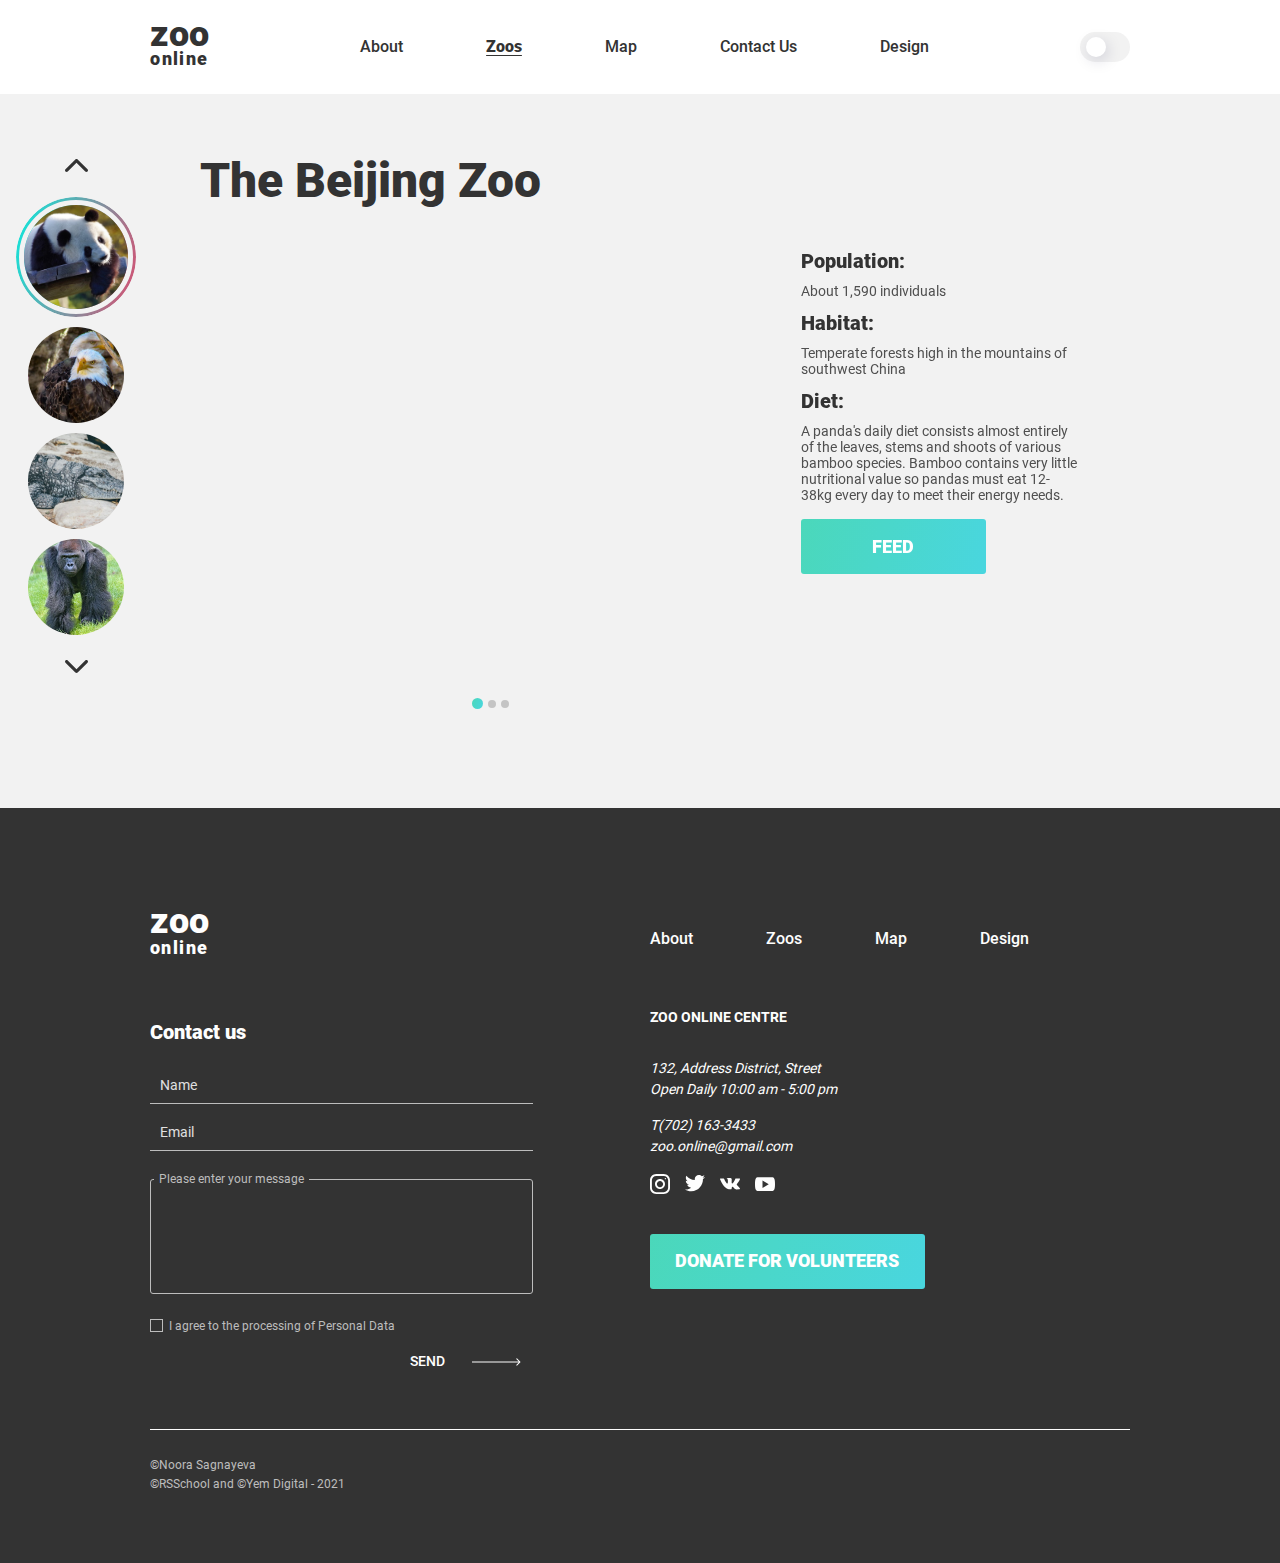
<file: pages/zoos/panda/panda.html>
<!DOCTYPE html>
<html lang="en">

<head>
  <meta charset="UTF-8">
  <meta http-equiv="X-UA-Compatible" content="IE=edge">
  <meta name="viewport" content="width=device-width, initial-scale=1.0">
  <title>Online Zoo Panda</title>
  <link rel="stylesheet" href="../../../styles.css">
  <link rel="stylesheet" href="../zoos.css">
</head>

<body>
  <div class="wrapper">
    <header class="header">
      <h1 class="invisible-container">Online Zoo</h1>
      <div class="container">
        <div class="header__inner">
          <a href="../../../" class="logo__link">zoo<br> <span>online</span></a>
          <nav class="header__nav">
            <ul class="nav__list">
              <li class="nav__item"><a href="../../../index.html" class="nav__link">about</a></li>
              <li class="nav__item"><a href="./panda/panda.html" class="nav__link active">Zoos</a></li>
              <li class="nav__item"><a href="../../map/map.html" class="nav__link">Map</a></li>
              <li class="nav__item"><a href="#contact" class="nav__link">contact us</a></li>
              <li class="nav__item"><a href="https://www.figma.com/file/HKt5Nlx0jghQtJp6jW9q8F/zooApp" class="nav__link"
                  target="_blank">Design</a></li>
            </ul>
          </nav>
          <label class="theme-toggle">
            <input class="theme-toggle__checkbox" type="checkbox">
            <span class="theme-toggle__switch"></span>
          </label>
          <button class="header__btn-burger js-burger" type="button">
            <span></span>
            <span></span>
            <span></span>
          </button>
        </div>
      </div>
    </header>
    <main class="main">
      <section class="broadcast">
        <div class="container2">
          <div class="section__inner">
            <h2 class="section__title left">The Beijing Zoo</h2>
            <aside class="broadcast__sidebar">
              <div class="favorite-map__slider">
                <button class="slider__prev">
                  <svg width="23" height="15" viewBox="0 0 23 15" fill="none" xmlns="http://www.w3.org/2000/svg">
                    <path
                      d="M11.5001 0.944038C11.9123 0.944038 12.3244 1.10143 12.6387 1.41555L22.5282 11.3051C23.1573 11.9342 23.1573 12.9542 22.5282 13.5831C21.8993 14.2119 20.8796 14.2119 20.2504 13.5831L11.5001 4.8322L2.74967 13.5827C2.12057 14.2116 1.1009 14.2116 0.472107 13.5827C-0.157299 12.9539 -0.157299 11.9339 0.472107 11.3048L10.3614 1.41524C10.6759 1.10107 11.088 0.944038 11.5001 0.944038Z"
                      fill="#828282" />
                  </svg>
                </button>
                <div class="favorite-map__container">
                  <ul class="favorite-map__list">
                    <li class="favorite-map__item active" title="panda">
                      <img class="favorite-map__img" src="../../../assets/images/animals/animal-02.jpeg" alt="animal">
                    </li>
                    <li class="favorite-map__item" title="eagle">
                      <a class="favorite-map__link" href="../eagle/eagle.html">
                        <img class="favorite-map__img" src="../../../assets/images/animals/animal-01.jpeg" alt="animal">
                      </a>
                    </li>
                    <li class="favorite-map__item" title="alligator">
                      <a class="favorite-map__link" href="../alligator/alligator.html">
                        <img class="favorite-map__img" src="../../../assets/images/animals/animal-04.jpeg" alt="animal">
                      </a>
                    </li>
                    <li class="favorite-map__item" title="gorilla">
                      <a class="favorite-map__link" href="../gorilla/gorilla.html">
                        <img class="favorite-map__img" src="../../../assets/images/animals/animal-03.jpeg" alt="animal">
                      </a>
                    </li>
                    <li class="favorite-map__item">
                      <img class="favorite-map__img" src="../../../assets/images/animals/animal-10.jpeg" alt="animal">
                    </li>
                    <li class="favorite-map__item">
                      <img class="favorite-map__img" src="../../../assets/images/animals/animal-11.jpeg" alt="animal">
                    </li>
                    <li class="favorite-map__item">
                      <img class="favorite-map__img" src="../../../assets/images/animals/animal-12.jpeg" alt="animal">
                    </li>
                    <li class="favorite-map__item">
                      <img class="favorite-map__img" src="../../../assets/images/animals/animal-13.jpeg" alt="animal">
                    </li>
                    <li class="favorite-map__item">
                      <img class="favorite-map__img" src="../../../assets/images/animals/animal-05.jpeg" alt="animal">
                    </li>
                    <li class="favorite-map__item">
                      <img class="favorite-map__img" src="../../../assets/images/animals/animal-06.jpeg" alt="animal">
                    </li>
                    <li class="favorite-map__item">
                      <img class="favorite-map__img" src="../../../assets/images/animals/animal-07.jpeg" alt="animal">
                    </li>
                    <li class="favorite-map__item">
                      <img class="favorite-map__img" src="../../../assets/images/animals/animal-08.jpeg" alt="animal">
                    </li>
                  </ul>
                </div>
                <button class="slider__next">
                  <svg width="23" height="15" viewBox="0 0 23 15" fill="none" xmlns="http://www.w3.org/2000/svg">
                    <path
                      d="M11.4999 14.056C11.0877 14.056 10.6756 13.8986 10.3613 13.5845L0.471825 3.69487C-0.157275 3.06577 -0.157275 2.04579 0.471825 1.41695C1.10067 0.788101 2.12045 0.788101 2.7496 1.41695L11.4999 10.1678L20.2503 1.41725C20.8794 0.788407 21.8991 0.788407 22.5279 1.41725C23.1573 2.0461 23.1573 3.06608 22.5279 3.69518L12.6386 13.5848C12.3241 13.8989 11.912 14.056 11.4999 14.056Z"
                      fill="#333333" />
                  </svg>
                </button>
              </div>
            </aside>
            <div class="broadcast__wrap">
              <div class="broadcast__video">
                <div class="broadcast__video-main">
                  <iframe width="100%" height="100%" src="https://www.youtube.com/embed/OObOQ2GElhA"
                    title="YouTube video player" frameborder="0"
                    allow="accelerometer; autoplay; clipboard-write; encrypted-media; gyroscope; picture-in-picture"
                    allowfullscreen></iframe>
                </div>
                <ul class="broadcast__video-list">
                  <li class="broadcast__video-item">
                    <iframe width="100%" height="100%" src="https://www.youtube.com/embed/OObOQ2GElhA"
                      title="YouTube video player" frameborder="0"
                      allow="accelerometer; autoplay; clipboard-write; encrypted-media; gyroscope; picture-in-picture"
                      allowfullscreen></iframe>
                  </li>
                  <li class="broadcast__video-item">
                    <iframe width="100%" height="100%" src="https://www.youtube.com/embed/OObOQ2GElhA"
                      title="YouTube video player" frameborder="0"
                      allow="accelerometer; autoplay; clipboard-write; encrypted-media; gyroscope; picture-in-picture"
                      allowfullscreen></iframe>
                  </li>
                  <li class="broadcast__video-item">
                    <iframe width="100%" height="100%" src="https://www.youtube.com/embed/OObOQ2GElhA"
                      title="YouTube video player" frameborder="0"
                      allow="accelerometer; autoplay; clipboard-write; encrypted-media; gyroscope; picture-in-picture"
                      allowfullscreen></iframe>
                  </li>
                </ul>
                <div class="broadcast__bullets">
                  <span class="broadcast__bullet active"></span>
                  <span class="broadcast__bullet"></span>
                  <span class="broadcast__bullet"></span>
                </div>
              </div>
              <div class="broadcast__info">
                <div class="broadcast__info-cont">
                  <span class="broadcast__info-title">Population:</span>
                  <p class="broadcast__info-text">About 1,590 individuals</p>
                  <span class="broadcast__info-title">Habitat:</span>
                  <p class="broadcast__info-text">Temperate forests high in the mountains of southwest China</p>
                  <span class="broadcast__info-title">Diet:</span>
                  <p class="broadcast__info-text">A panda's daily diet consists almost entirely of the leaves, stems and
                    shoots of various bamboo species. Bamboo contains very little nutritional value so pandas must eat
                    12-38kg every day to meet their energy needs.</p>
                </div>
                <div class="broadcast__btn-wrap">
                  <button class="btn-primary broadcast__btn">fEEd</button>
                </div>
              </div>
            </div>
          </div>
        </div>
      </section>
    </main>
    <footer class="footer" id="contact">
      <div class="container">
        <div class="footer__inner">
          <div class="footer__top">
            <div class="footer__left">
              <a href="../../../" class="logo__link">zoo<br> <span>online</span></a>
            </div>
            <div class="footer__right">
              <nav class="footer__nav">
                <ul class="nav__list">
                  <li class="nav__item"><a href="../../../" class="nav__link">about</a></li>
                  <li class="nav__item"><a href="./" class="nav__link">Zoos</a></li>
                  <li class="nav__item"><a href="../../map/" class="nav__link">Map</a></li>
                  <li class="nav__item"><a href="https://www.figma.com/file/HKt5Nlx0jghQtJp6jW9q8F/zooApp"
                      class="nav__link" target="_blank">Design</a></li>
                </ul>
              </nav>
              <div class="footer__btn-wrap desktop">
                <button class="btn-primary footer__btn-donate">donate for volunteers</button>
              </div>
            </div>
          </div>
          <div class="footer__middle">
            <div class="footer__left">
              <form class="footer__contacts contacts" action="https://jsonplaceholder.typicode.com/posts" method="POST">
                <span class="contacts__title">Contact us</span>
                <input class="contacts__input" type="text" name="name" placeholder="Name" required>
                <input class="contacts__input" type="email" name="email" placeholder="Email" required>
                <div class="contacts__textarea-wrap">
                  <label class="contacts__textarea-label" for="textarea">Please enter your message</label>
                  <textarea class="contacts__textarea" id="textarea" name="message" cols="30" rows="10" maxlength="280"
                    required></textarea>
                </div>
                <div class="contacts__checkbox-wrap">
                  <label class="contacts__checkbox-label">
                    <input class="contacts__checkbox" type="checkbox" name="agree" value="i agree" required>
                    <div class="contacts__checkbox-text">I agree to the processing of Personal Data</div>
                  </label>
                </div>
                <button class="contacts__btn-send" type="submit">send
                  <svg width="49" height="8" viewBox="0 0 49 8" fill="none" xmlns="http://www.w3.org/2000/svg">
                    <path
                      d="M48.3536 4.35355C48.5488 4.15829 48.5488 3.84171 48.3536 3.64645L45.1716 0.464466C44.9763 0.269204 44.6597 0.269204 44.4645 0.464466C44.2692 0.659728 44.2692 0.976311 44.4645 1.17157L47.2929 4L44.4645 6.82843C44.2692 7.02369 44.2692 7.34027 44.4645 7.53553C44.6597 7.7308 44.9763 7.7308 45.1716 7.53553L48.3536 4.35355ZM0 4.5L48 4.5V3.5L0 3.5L0 4.5Z"
                      fill="#FEFEFE" />
                  </svg>
                </button>
              </form>
            </div>
            <div class="footer__right address">
              <span class="address__title">ZOO Online Centre</span>
              <address class="address__content">
                <span class="address__text street">132, Address District, Street</span>
                <span class="address__text time">Open Daily 10:00 am - 5:00 pm</span>

                <a class="address__text" href="tel:+7021633433"><span>T</span>(702) 163-3433</a>
                <a class="address__text" href="mailto:zoo.online@gmail.com">zoo.online@gmail.com</a>

                <ul class="social__list address__social">
                  <li class="social__item">
                    <a href="https://www.instagram.com" class="social__link instagram" target="_blank">
                      <svg width="20" height="20" viewBox="0 0 20 20" fill="none" xmlns="http://www.w3.org/2000/svg">
                        <path
                          d="M13.75 0H6.25C2.79875 0 0 2.79875 0 6.25V13.75C0 17.2013 2.79875 20 6.25 20H13.75C17.2013 20 20 17.2013 20 13.75V6.25C20 2.79875 17.2013 0 13.75 0ZM18.125 13.75C18.125 16.1625 16.1625 18.125 13.75 18.125H6.25C3.8375 18.125 1.875 16.1625 1.875 13.75V6.25C1.875 3.8375 3.8375 1.875 6.25 1.875H13.75C16.1625 1.875 18.125 3.8375 18.125 6.25V13.75Z"
                          fill="#FEFEFE" />
                        <path
                          d="M10 5C7.23875 5 5 7.23875 5 10C5 12.7613 7.23875 15 10 15C12.7613 15 15 12.7613 15 10C15 7.23875 12.7613 5 10 5ZM10 13.125C8.2775 13.125 6.875 11.7225 6.875 10C6.875 8.27625 8.2775 6.875 10 6.875C11.7225 6.875 13.125 8.27625 13.125 10C13.125 11.7225 11.7225 13.125 10 13.125Z"
                          fill="#FEFEFE" />
                        <path
                          d="M15.3752 5.29148C15.7432 5.29148 16.0415 4.99319 16.0415 4.62523C16.0415 4.25727 15.7432 3.95898 15.3752 3.95898C15.0073 3.95898 14.709 4.25727 14.709 4.62523C14.709 4.99319 15.0073 5.29148 15.3752 5.29148Z"
                          fill="#FEFEFE" />
                      </svg>
                    </a>
                  </li>
                  <li class="social__item">
                    <a href="https://twitter.com/" class="social__link twitter" target="_blank">
                      <svg width="20" height="17" viewBox="0 0 20 17" fill="none" xmlns="http://www.w3.org/2000/svg">
                        <path
                          d="M20 1.92375C19.2563 2.25 18.4637 2.46625 17.6375 2.57125C18.4875 2.06375 19.1363 1.26625 19.4412 0.305C18.6488 0.7775 17.7738 1.11125 16.8412 1.2975C16.0887 0.49625 15.0162 0 13.8462 0C11.5763 0 9.74875 1.8425 9.74875 4.10125C9.74875 4.42625 9.77625 4.73875 9.84375 5.03625C6.435 4.87 3.41875 3.23625 1.3925 0.7475C1.03875 1.36125 0.83125 2.06375 0.83125 2.82C0.83125 4.24 1.5625 5.49875 2.6525 6.2275C1.99375 6.215 1.3475 6.02375 0.8 5.7225C0.8 5.735 0.8 5.75125 0.8 5.7675C0.8 7.76 2.22125 9.415 4.085 9.79625C3.75125 9.8875 3.3875 9.93125 3.01 9.93125C2.7475 9.93125 2.4825 9.91625 2.23375 9.86125C2.765 11.485 4.2725 12.6788 6.065 12.7175C4.67 13.8088 2.89875 14.4662 0.98125 14.4662C0.645 14.4662 0.3225 14.4513 0 14.41C1.81625 15.5813 3.96875 16.25 6.29 16.25C13.835 16.25 17.96 10 17.96 4.5825C17.96 4.40125 17.9538 4.22625 17.945 4.0525C18.7588 3.475 19.4425 2.75375 20 1.92375Z"
                          fill="#FEFEFE" />
                      </svg>
                    </a>
                  </li>
                  <li class="social__item">
                    <a href="https://vk.com/" class="social__link vk" target="_blank">
                      <svg width="20" height="12" viewBox="0 0 20 12" fill="none" xmlns="http://www.w3.org/2000/svg">
                        <path
                          d="M19.8217 10.1784C19.768 10.0883 19.4355 9.36579 17.8353 7.88068C16.1602 6.32557 16.3852 6.57809 18.4029 3.88914C19.6317 2.25152 20.123 1.25145 19.9692 0.823916C19.823 0.416387 18.9192 0.523894 18.9192 0.523894L15.9139 0.541396C15.9139 0.541396 15.6914 0.511393 15.5252 0.610151C15.3639 0.707658 15.2601 0.932674 15.2601 0.932674C15.2601 0.932674 14.7839 2.20027 14.1488 3.27785C12.81 5.55176 12.2737 5.67177 12.0549 5.53051C11.5461 5.20174 11.6736 4.20792 11.6736 3.50286C11.6736 1.29895 12.0074 0.380134 11.0223 0.142616C10.6948 0.0638606 10.4548 0.0113567 9.61848 0.00260608C8.54591 -0.00864474 7.63709 0.00635635 7.1233 0.257625C6.78078 0.425137 6.51701 0.798915 6.67827 0.820166C6.87703 0.846418 7.32707 0.941425 7.56583 1.26645C7.87461 1.68523 7.86336 2.6278 7.86336 2.6278C7.86336 2.6278 8.04087 5.22174 7.44958 5.54426C7.0433 5.76553 6.487 5.31425 5.29317 3.25034C4.68187 2.19402 4.21934 1.02518 4.21934 1.02518C4.21934 1.02518 4.13058 0.807665 3.97182 0.691407C3.77931 0.550146 3.50929 0.505143 3.50929 0.505143L0.651577 0.522644C0.651577 0.522644 0.222795 0.535146 0.0652839 0.721409C-0.0747264 0.887671 0.054033 1.2302 0.054033 1.2302C0.054033 1.2302 2.2917 6.46433 4.82438 9.10327C7.1483 11.5222 9.786 11.3634 9.786 11.3634H10.9811C10.9811 11.3634 11.3424 11.3234 11.5261 11.1247C11.6961 10.9422 11.6899 10.5996 11.6899 10.5996C11.6899 10.5996 11.6661 8.99577 12.4112 8.7595C13.145 8.52698 14.0876 10.3096 15.0864 10.9959C15.8414 11.5147 16.4152 11.4009 16.4152 11.4009L19.0867 11.3634C19.0867 11.3634 20.4843 11.2772 19.8217 10.1784Z"
                          fill="#FEFEFE" />
                      </svg>
                    </a>
                  </li>
                  <li class="social__item">
                    <a href="https://www.youtube.com/" class="social__link youtube" target="_blank">
                      <svg width="20" height="14" viewBox="0 0 20 14" fill="none" xmlns="http://www.w3.org/2000/svg">
                        <path
                          d="M19.15 1.575C18.6075 0.61 18.0188 0.4325 16.82 0.365C15.6225 0.28375 12.6112 0.25 10.0025 0.25C7.38875 0.25 4.37625 0.28375 3.18 0.36375C1.98375 0.4325 1.39375 0.60875 0.84625 1.575C0.2875 2.53875 0 4.19875 0 7.12125C0 7.12375 0 7.125 0 7.125C0 7.1275 0 7.12875 0 7.12875V7.13125C0 10.0413 0.2875 11.7137 0.84625 12.6675C1.39375 13.6325 1.9825 13.8075 3.17875 13.8888C4.37625 13.9588 7.38875 14 10.0025 14C12.6112 14 15.6225 13.9587 16.8212 13.89C18.02 13.8087 18.6087 13.6338 19.1513 12.6688C19.715 11.715 20 10.0425 20 7.1325C20 7.1325 20 7.12875 20 7.12625C20 7.12625 20 7.12375 20 7.1225C20 4.19875 19.715 2.53875 19.15 1.575ZM7.5 10.875V3.375L13.75 7.125L7.5 10.875Z"
                          fill="#FEFEFE" />
                      </svg>
                    </a>
                  </li>
                </ul>
              </address>
              <div class="footer__btn-wrap mob">
                <button class="btn-primary footer__btn-donate">donate for volunteers</button>
              </div>
            </div>
          </div>
          <div class="footer__bottom">
            <span class="footer__copy">©Noora Sagnayeva</span>
            <span class="footer__copy">©RSSchool and ©Yem Digital - 2021</span>
          </div>
        </div>
      </div>
    </footer>
  </div>

  <script src="../../../index.js"></script>
</body>

</html>
</file>
<file: pages/zoos/zoos.css>
:root {
    --color-primary: #333;
    --color-second: #4f4f4f;
    --color-slider-btn-prev-next: #333;
    --bg-body: #fbfbfb;
    --bg-header: #fff;
    --bg-light-gray: #f2f2f2;
    --bg-testimonials-item: #fefefe;
    --bg-map-tooltip: #fefefe;
    --bg-map-tooltip-desc-span: #333;
    --bg-map-fill: #333;
    --bg-map-fill-selected: #dadada;
    --bg-map-stroke-selected: #333;
  }
  
  .dark-theme {
    --color-primary: #fefefe;
    --color-second: #f2f2f2;
    --color-slider-btn-prev-next: #fefefe;
    --bg-body: #333;
    --bg-header: #333;
    --bg-light-gray: #4f4f4f;
    --bg-testimonials-item: #3c3c3c;
    --bg-map-tooltip: #333;
    --bg-map-tooltip-desc-span: #fefefe;
    --bg-map-fill: #e1e1e1;
    --bg-map-fill-selected: #333;
    --bg-map-stroke-selected: #fefefe;
  }
  
  .container {
    -webkit-box-sizing: border-box;
            box-sizing: border-box;
    width: 100%;
    max-width: 1920px;
    margin-right: auto;
    margin-left: auto;
    padding-right: 150px;
    padding-left: 150px;
  }
  
  @media only screen and (max-width: 1199.98px) {
    .container {
      padding-right: 20px;
      padding-left: 20px;
    }
  }
  
  @media only screen and (max-width: 576.98px) {
    .container {
      padding-right: 10px;
      padding-left: 10px;
    }
  }
  
  .container2 {
    width: 100%;
    max-width: 1500px;
    margin-right: auto;
    margin-left: auto;
    padding-right: 150px;
    padding-left: 150px;
  }
  
  @media only screen and (max-width: 1199.98px) {
    .container2 {
      padding-right: 20px;
      padding-left: 20px;
    }
  }
  
  @media only screen and (max-width: 576.98px) {
    .container2 {
      padding-right: 10px;
      padding-left: 10px;
    }
  }
  
  .broadcast {
    position: relative;
    background-color: var(--bg-light-gray);
  }
  
  @media only screen and (max-width: 1343.98px) {
    .broadcast .container2 {
      padding-right: 200px;
      padding-left: 200px;
    }
  }
  
  @media only screen and (max-width: 1199.98px) {
    .broadcast .container2 {
      padding-right: 20px;
      padding-left: 20px;
    }
  }
  
  .broadcast .section__inner {
    padding-top: 59px;
  }
  
  @media only screen and (max-width: 1919.98px) {
    .broadcast .section__inner {
      padding-left: 50px;
    }
  }
  
  @media only screen and (max-width: 1343.98px) {
    .broadcast .section__inner {
      padding-bottom: 99px;
      padding-left: 0;
    }
  }
  
  @media only screen and (max-width: 1199.98px) {
    .broadcast .section__inner {
      padding-left: 130px;
    }
  }
  
  @media only screen and (max-width: 767.98px) {
    .broadcast .section__inner {
      padding-left: 103px;
      padding-bottom: 79px;
    }
  }
  
  @media only screen and (max-width: 576.98px) {
    .broadcast .section__inner {
      padding: 33px 0 59px 75px;
    }
  }
  
  .broadcast .section__title {
    margin-bottom: 41px;
  }
  
  @media only screen and (max-width: 767.98px) {
    .broadcast .section__title {
      margin-bottom: 35px;
      margin-left: 9px;
    }
  }
  
  @media only screen and (max-width: 576.98px) {
    .broadcast .section__title {
      font-size: 24px;
      line-height: 28px;
      margin-bottom: 19px;
      margin-left: 6px;
    }
  }
  
  .broadcast__sidebar {
    position: absolute;
    top: 64px;
    left: 26px;
    height: calc(100% - 79px);
  }
  
  @media only screen and (max-width: 1343.98px) {
    .broadcast__sidebar {
      left: 16px;
    }
  }
  
  @media only screen and (max-width: 767.98px) {
    .broadcast__sidebar {
      left: 7px;
    }
  }
  
  @media only screen and (max-width: 576.98px) {
    .broadcast__sidebar {
      top: 37px;
      left: 5px;
    }
  }
  
  .broadcast .favorite-map__slider {
    position: -webkit-sticky;
    position: sticky;
    top: 15px;
    -webkit-box-orient: vertical;
    -webkit-box-direction: normal;
        -ms-flex-direction: column;
            flex-direction: column;
  }
  
  @media only screen and (max-width: 1199.98px) {
    .broadcast .favorite-map__slider {
      top: 100px;
    }
  }
  
  .broadcast .slider__prev,
  .broadcast .slider__next {
    position: static;
    -webkit-transform: translateY(0);
            transform: translateY(0);
  }
  
  .broadcast .favorite-map__container {
    margin: 15px 0;
  }
  
  @media only screen and (max-width: 576.98px) {
    .broadcast .favorite-map__container {
      margin: 5px 0;
    }
  }
  
  .broadcast .favorite-map__list {
    z-index: 1;
    -webkit-box-orient: vertical;
    -webkit-box-direction: normal;
        -ms-flex-direction: column;
            flex-direction: column;
    width: 157px;
    height: 517px;
  }
  
  @media only screen and (max-width: 1343.98px) {
    .broadcast .favorite-map__list {
      width: 120px;
      height: 452px;
    }
  }
  
  @media only screen and (max-width: 767.98px) {
    .broadcast .favorite-map__list {
      width: 90px;
      height: 344px;
    }
  }
  
  @media only screen and (max-width: 576.98px) {
    .broadcast .favorite-map__list {
      width: 65px;
      height: 212px;
    }
  }
  
  .broadcast .favorite-map__item {
    min-height: 108px;
    margin: 5px 0;
  }
  
  @media only screen and (max-width: 1343.98px) {
    .broadcast .favorite-map__item {
      min-height: 96px;
      height: 96px;
      min-width: 96px;
      max-width: 96px;
    }
  }
  
  @media only screen and (max-width: 767.98px) {
    .broadcast .favorite-map__item {
      min-height: 70px;
      height: 70px;
      min-width: 70px;
      max-width: 70px;
    }
  }
  
  @media only screen and (max-width: 576.98px) {
    .broadcast .favorite-map__item {
      min-height: 40px;
      height: 40px;
      min-width: 40px;
      max-width: 40px;
      margin: 2.5px 0;
    }
  }
  
  .broadcast .favorite-map__item.active {
    min-height: 157px;
    margin: 5px 0;
  }
  
  @media only screen and (max-width: 1343.98px) {
    .broadcast .favorite-map__item.active {
      min-height: 120px;
      height: 120px;
      min-width: 120px;
      max-width: 120px;
    }
  }
  
  @media only screen and (max-width: 767.98px) {
    .broadcast .favorite-map__item.active {
      min-height: 90px;
      height: 90px;
      min-width: 90px;
      max-width: 90px;
    }
  }
  
  @media only screen and (max-width: 576.98px) {
    .broadcast .favorite-map__item.active {
      min-height: 65px;
      height: 65px;
      min-width: 65px;
      max-width: 65px;
    }
  }
  
  @media only screen and (max-width: 1343.98px) {
    .broadcast .favorite-map__item.active::before {
      width: 120px;
      height: 120px;
    }
  }
  
  @media only screen and (max-width: 767.98px) {
    .broadcast .favorite-map__item.active::before {
      width: 90px;
      height: 90px;
    }
  }
  
  @media only screen and (max-width: 576.98px) {
    .broadcast .favorite-map__item.active::before {
      width: 65px;
      height: 65px;
    }
  }
  
  @media only screen and (max-width: 1343.98px) {
    .broadcast .favorite-map__item.active .favorite-map__img {
      width: 114px;
      height: 114px;
      border: 5px solid var(--bg-light-gray);
    }
  }
  
  @media only screen and (max-width: 767.98px) {
    .broadcast .favorite-map__item.active .favorite-map__img {
      width: 84px;
      height: 84px;
      border: 3px solid var(--bg-light-gray);
    }
  }
  
  @media only screen and (max-width: 576.98px) {
    .broadcast .favorite-map__item.active .favorite-map__img {
      width: 59px;
      height: 59px;
      border: 2px solid var(--bg-light-gray);
    }
  }
  
  .broadcast__wrap {
    display: -webkit-box;
    display: -ms-flexbox;
    display: flex;
  }
  
  @media only screen and (max-width: 767.98px) {
    .broadcast__wrap {
      -webkit-box-orient: vertical;
      -webkit-box-direction: normal;
          -ms-flex-direction: column;
              flex-direction: column;
    }
  }
  
  .broadcast__video {
    width: 66%;
  }
  
  @media only screen and (max-width: 767.98px) {
    .broadcast__video {
      width: 100%;
    }
  }
  
  .broadcast__video-main {
    height: 442px;
    overflow: hidden;
    border-radius: 5px;
  }
  
  @media only screen and (max-width: 1343.98px) {
    .broadcast__video-main {
      height: 297px;
    }
  }
  
  @media only screen and (max-width: 767.98px) {
    .broadcast__video-main {
      height: 280px;
    }
  }
  
  @media only screen and (max-width: 576.98px) {
    .broadcast__video-main {
      height: 116px;
    }
  }
  
  .broadcast__video-list {
    display: -webkit-box;
    display: -ms-flexbox;
    display: flex;
    -webkit-box-pack: justify;
        -ms-flex-pack: justify;
            justify-content: space-between;
    margin-top: 30px;
  }
  
  @media only screen and (max-width: 1343.98px) {
    .broadcast__video-list {
      margin-top: 27px;
    }
  }
  
  @media only screen and (max-width: 767.98px) {
    .broadcast__video-list {
      margin-top: 16px;
    }
  }
  
  @media only screen and (max-width: 576.98px) {
    .broadcast__video-list {
      margin-top: 11px;
      overflow: hidden;
    }
  }
  
  .broadcast__video-item {
    position: relative;
    width: calc(100% / 3 - 15px);
    height: 141px;
    overflow: hidden;
    border-radius: 5px;
  }
  
  @media only screen and (max-width: 1343.98px) {
    .broadcast__video-item {
      height: 94px;
    }
  }
  
  @media only screen and (max-width: 767.98px) {
    .broadcast__video-item {
      height: 89px;
      width: calc(100% / 3 - 11px);
    }
  }
  
  @media only screen and (max-width: 576.98px) {
    .broadcast__video-item {
      height: 56px;
      min-width: calc(100% / 2 - 5px);
      margin-right: 9px;
    }
  }
  
  .broadcast__video-item::after {
    content: "";
    position: absolute;
    top: 0;
    right: 0;
    bottom: 0;
    left: 0;
  }
  
  .broadcast__info {
    width: calc(34% - 28px);
    margin-left: 28px;
  }
  
  @media only screen and (max-width: 1343.98px) {
    .broadcast__info {
      width: calc(34% - 20px);
      margin-left: 20px;
    }
  }
  
  @media only screen and (max-width: 767.98px) {
    .broadcast__info {
      width: 100%;
      margin-left: 0;
      margin-top: 49px;
    }
  }
  
  @media only screen and (max-width: 576.98px) {
    .broadcast__info {
      margin-top: 31px;
    }
  }
  
  .broadcast__info-title {
    display: block;
    margin-bottom: 6px;
    font-weight: 900;
    font-size: 20px;
    line-height: 23px;
  }
  
  @media only screen and (max-width: 1343.98px) {
    .broadcast__info-title {
      margin-bottom: 10px;
    }
  }
  
  @media only screen and (max-width: 576.98px) {
    .broadcast__info-title {
      font-size: 14px;
      line-height: 16px;
    }
  }
  
  .broadcast__info-text {
    margin-bottom: 13px;
    font-size: 14px;
    line-height: 16px;
    color: var(--color-second);
  }
  
  @media only screen and (max-width: 767.98px) {
    .broadcast__info-text {
      margin-bottom: 10px;
    }
  }
  
  @media only screen and (max-width: 576.98px) {
    .broadcast__info-text {
      font-size: 12px;
      line-height: 14px;
      margin-bottom: 13px;
    }
  }
  
  .broadcast__info-text:last-child {
    margin-bottom: 0;
  }
  
  .broadcast__btn-wrap {
    margin-top: 35px;
  }
  
  @media only screen and (max-width: 1343.98px) {
    .broadcast__btn-wrap {
      margin-top: 16px;
    }
  }
  
  @media only screen and (max-width: 767.98px) {
    .broadcast__btn-wrap {
      margin-top: 24px;
    }
  }
  
  @media only screen and (max-width: 767.98px) {
    .broadcast__btn-wrap {
      margin-top: 13px;
    }
  }
  
  .broadcast__btn {
    width: 194px;
  }
  
  @media only screen and (max-width: 1343.98px) {
    .broadcast__btn {
      width: 185px;
    }
  }
  
  .broadcast__bullets {
    display: -webkit-box;
    display: -ms-flexbox;
    display: flex;
    -webkit-box-pack: center;
        -ms-flex-pack: center;
            justify-content: center;
    -webkit-box-align: center;
        -ms-flex-align: center;
            align-items: center;
    margin-top: 30px;
  }
  
  @media only screen and (max-width: 576.98px) {
    .broadcast__bullets {
      margin-top: 20px;
    }
  }
  
  .broadcast__bullet {
    display: inline-block;
    width: 8px;
    height: 8px;
    background: #c4c4c4;
    border-radius: 100%;
    cursor: pointer;
  }
  
  .broadcast__bullet:not(:last-child) {
    margin-right: 5px;
  }
  
  .broadcast__bullet.active {
    width: 11px;
    height: 11px;
    background: linear-gradient(106.89deg, #4bd8b5 -14.32%, #49d6df 100.68%);
  }
  
  .broadcast__bullet:hover {
    background: linear-gradient(106.89deg, #4bd8b5 -14.32%, #49d6df 100.68%);
  }
  /*# sourceMappingURL=zoos.css.map */
</file>
<file: styles.css>
/*! normalize.css v8.0.1 | MIT License | github.com/necolas/normalize.css */
/* Document
   ========================================================================== */
/**
 * 1. Correct the line height in all browsers.
 * 2. Prevent adjustments of font size after orientation changes in iOS.
 */
 html {
  line-height: 1.15;
  /* 1 */
  -webkit-text-size-adjust: 100%;
  /* 2 */
}

/* Sections
   ========================================================================== */
/**
 * Remove the margin in all browsers.
 */
body {
  margin: 0;
}

/**
 * Render the `main` element consistently in IE.
 */
main {
  display: block;
}

/**
 * Correct the font size and margin on `h1` elements within `section` and
 * `article` contexts in Chrome, Firefox, and Safari.
 */
h1 {
  font-size: 2em;
  margin: 0.67em 0;
}

/* Grouping content
   ========================================================================== */
/**
 * 1. Add the correct box sizing in Firefox.
 * 2. Show the overflow in Edge and IE.
 */
hr {
  -webkit-box-sizing: content-box;
          box-sizing: content-box;
  /* 1 */
  height: 0;
  /* 1 */
  overflow: visible;
  /* 2 */
}

/**
 * 1. Correct the inheritance and scaling of font size in all browsers.
 * 2. Correct the odd `em` font sizing in all browsers.
 */
pre {
  font-family: monospace, monospace;
  /* 1 */
  font-size: 1em;
  /* 2 */
}

/* Text-level semantics
   ========================================================================== */
/**
 * Remove the gray background on active links in IE 10.
 */
a {
  background-color: transparent;
}

/**
 * 1. Remove the bottom border in Chrome 57-
 * 2. Add the correct text decoration in Chrome, Edge, IE, Opera, and Safari.
 */
abbr[title] {
  border-bottom: none;
  /* 1 */
  text-decoration: underline;
  /* 2 */
  -webkit-text-decoration: underline dotted;
          text-decoration: underline dotted;
  /* 2 */
}

/**
 * Add the correct font weight in Chrome, Edge, and Safari.
 */
b,
strong {
  font-weight: bolder;
}

/**
 * 1. Correct the inheritance and scaling of font size in all browsers.
 * 2. Correct the odd `em` font sizing in all browsers.
 */
code,
kbd,
samp {
  font-family: monospace, monospace;
  /* 1 */
  font-size: 1em;
  /* 2 */
}

/**
 * Add the correct font size in all browsers.
 */
small {
  font-size: 80%;
}

/**
 * Prevent `sub` and `sup` elements from affecting the line height in
 * all browsers.
 */
sub,
sup {
  font-size: 75%;
  line-height: 0;
  position: relative;
  vertical-align: baseline;
}

sub {
  bottom: -0.25em;
}

sup {
  top: -0.5em;
}

/* Embedded content
   ========================================================================== */
/**
 * Remove the border on images inside links in IE 10.
 */
img {
  border-style: none;
}

/* Forms
   ========================================================================== */
/**
 * 1. Change the font styles in all browsers.
 * 2. Remove the margin in Firefox and Safari.
 */
button,
input,
optgroup,
select,
textarea {
  font-family: inherit;
  /* 1 */
  font-size: 100%;
  /* 1 */
  line-height: 1.15;
  /* 1 */
  margin: 0;
  /* 2 */
}

/**
 * Show the overflow in IE.
 * 1. Show the overflow in Edge.
 */
button,
input {
  /* 1 */
  overflow: visible;
}

/**
 * Remove the inheritance of text transform in Edge, Firefox, and IE.
 * 1. Remove the inheritance of text transform in Firefox.
 */
button,
select {
  /* 1 */
  text-transform: none;
}

/**
 * Correct the inability to style clickable types in iOS and Safari.
 */
button,
[type="button"],
[type="reset"],
[type="submit"] {
  -webkit-appearance: button;
}

/**
 * Remove the inner border and padding in Firefox.
 */
button::-moz-focus-inner,
[type="button"]::-moz-focus-inner,
[type="reset"]::-moz-focus-inner,
[type="submit"]::-moz-focus-inner {
  border-style: none;
  padding: 0;
}

/**
 * Restore the focus styles unset by the previous rule.
 */
button:-moz-focusring,
[type="button"]:-moz-focusring,
[type="reset"]:-moz-focusring,
[type="submit"]:-moz-focusring {
  outline: 1px dotted ButtonText;
}

/**
 * Correct the padding in Firefox.
 */
fieldset {
  padding: 0.35em 0.75em 0.625em;
}

/**
 * 1. Correct the text wrapping in Edge and IE.
 * 2. Correct the color inheritance from `fieldset` elements in IE.
 * 3. Remove the padding so developers are not caught out when they zero out
 *    `fieldset` elements in all browsers.
 */
legend {
  -webkit-box-sizing: border-box;
          box-sizing: border-box;
  /* 1 */
  color: inherit;
  /* 2 */
  display: table;
  /* 1 */
  max-width: 100%;
  /* 1 */
  padding: 0;
  /* 3 */
  white-space: normal;
  /* 1 */
}

/**
 * Add the correct vertical alignment in Chrome, Firefox, and Opera.
 */
progress {
  vertical-align: baseline;
}

/**
 * Remove the default vertical scrollbar in IE 10+.
 */
textarea {
  overflow: auto;
}

/**
 * 1. Add the correct box sizing in IE 10.
 * 2. Remove the padding in IE 10.
 */
[type="checkbox"],
[type="radio"] {
  -webkit-box-sizing: border-box;
          box-sizing: border-box;
  /* 1 */
  padding: 0;
  /* 2 */
}

/**
 * Correct the cursor style of increment and decrement buttons in Chrome.
 */
[type="number"]::-webkit-inner-spin-button,
[type="number"]::-webkit-outer-spin-button {
  height: auto;
}

/**
 * 1. Correct the odd appearance in Chrome and Safari.
 * 2. Correct the outline style in Safari.
 */
[type="search"] {
  -webkit-appearance: textfield;
  /* 1 */
  outline-offset: -2px;
  /* 2 */
}

/**
 * Remove the inner padding in Chrome and Safari on macOS.
 */
[type="search"]::-webkit-search-decoration {
  -webkit-appearance: none;
}

/**
 * 1. Correct the inability to style clickable types in iOS and Safari.
 * 2. Change font properties to `inherit` in Safari.
 */
::-webkit-file-upload-button {
  -webkit-appearance: button;
  /* 1 */
  font: inherit;
  /* 2 */
}

/* Interactive
   ========================================================================== */
/*
 * Add the correct display in Edge, IE 10+, and Firefox.
 */
details {
  display: block;
}

/*
 * Add the correct display in all browsers.
 */
summary {
  display: list-item;
}

/* Misc
   ========================================================================== */
/**
 * Add the correct display in IE 10+.
 */
template {
  display: none;
}

/**
 * Add the correct display in IE 10.
 */
[hidden] {
  display: none;
}

* {
  margin: 0;
  padding: 0;
  -webkit-tap-highlight-color: rgba(0, 0, 0, 0);
}

*,
*::before,
*::after {
  -webkit-box-sizing: border-box;
          box-sizing: border-box;
}

html,
body {
  -webkit-box-sizing: border-box;
          box-sizing: border-box;
  width: 100%;
  height: 100%;
}

img,
fieldset {
  border: 0;
  outline: none;
}

ol,
ul {
  list-style: none;
}

img {
  vertical-align: top;
}

a {
  text-decoration: none;
  outline: none;
}

a:active,
a:hover {
  outline: 0;
}

input[type='number']::-webkit-inner-spin-button {
  margin: 0;
  -webkit-appearance: none;
}

input[type='number']::-webkit-outer-spin-button {
  margin: 0;
  -webkit-appearance: none;
}

input[type='number'] {
  -moz-appearance: textfield;
}

input[type='search']::-webkit-search-decoration,
input[type='search']::-webkit-search-cancel-button,
input[type='search']::-webkit-search-results-button,
input[type='search']::-webkit-search-results-decoration {
  display: none;
}

input[type='search'] {
  -webkit-appearance: textfield;
}

::-moz-selection {
  color: #ffffff;
  text-shadow: none;
  background: #5f5f5f;
}

::selection {
  color: #ffffff;
  text-shadow: none;
  background: #5f5f5f;
}

::-moz-selection {
  color: #ffffff;
  text-shadow: none;
  background: #5f5f5f;
}

a[href^='tel'] {
  text-decoration: none;
}

button {
  border-radius: 0;
  -webkit-user-select: none;
     -moz-user-select: none;
      -ms-user-select: none;
          user-select: none;
}

button:active,
button:focus {
  outline: none;
}

button,
html input[type='button'],
input[type='reset'],
input[type='submit'] {
  overflow: visible;
  cursor: pointer;
  -webkit-appearance: button;
}

/* HTML5 display-role reset for older browsers */
article,
aside,
details,
figcaption,
figure,
footer,
header,
hgroup,
menu,
nav,
section {
  display: block;
}

table {
  border-collapse: collapse;
  border-spacing: 0;
}

:root {
  --color-primary: #333;
  --color-second: #4f4f4f;
  --color-slider-btn-prev-next: #333;
  --bg-body: #fbfbfb;
  --bg-header: #fff;
  --bg-light-gray: #f2f2f2;
  --bg-testimonials-item: #fefefe;
  --bg-map-tooltip: #fefefe;
  --bg-map-tooltip-desc-span: #333;
  --bg-map-fill: #333;
  --bg-map-fill-selected: #dadada;
  --bg-map-stroke-selected: #333;
}

.dark-theme {
  --color-primary: #fefefe;
  --color-second: #f2f2f2;
  --color-slider-btn-prev-next: #fefefe;
  --bg-body: #333;
  --bg-header: #333;
  --bg-light-gray: #4f4f4f;
  --bg-testimonials-item: #3c3c3c;
  --bg-map-tooltip: #333;
  --bg-map-tooltip-desc-span: #fefefe;
  --bg-map-fill: #e1e1e1;
  --bg-map-fill-selected: #333;
  --bg-map-stroke-selected: #fefefe;
}

/* roboto-regular - latin */
@font-face {
  font-family: 'Roboto';
  font-style: normal;
  font-weight: 400;
  font-display: swap;
  src: local(""), url("./assets/fonts/roboto/roboto-v20-latin-regular.woff2") format("woff2"), url("./assets/fonts/roboto/roboto-v20-latin-regular.woff") format("woff");
  /* Chrome 6+, Firefox 3.6+, IE 9+, Safari 5.1+ */
}

/* roboto-500 - latin */
@font-face {
  font-family: 'Roboto';
  font-style: normal;
  font-weight: 500;
  font-display: swap;
  src: local(""), url("./assets/fonts/roboto/roboto-v20-latin-500.woff2") format("woff2"), url("./assets/fonts/roboto/roboto-v20-latin-500.woff") format("woff");
  /* Chrome 6+, Firefox 3.6+, IE 9+, Safari 5.1+ */
}

/* roboto-700 - latin */
@font-face {
  font-family: 'Roboto';
  font-style: normal;
  font-weight: 700;
  font-display: swap;
  src: local(""), url("./assets/fonts/roboto/roboto-v20-latin-700.woff2") format("woff2"), url("./assets/fonts/roboto/roboto-v20-latin-700.woff") format("woff");
  /* Chrome 6+, Firefox 3.6+, IE 9+, Safari 5.1+ */
}

/* roboto-900 - latin */
@font-face {
  font-family: 'Roboto';
  font-style: normal;
  font-weight: 900;
  font-display: swap;
  src: local(""), url("./assets/fonts/roboto/roboto-v20-latin-900.woff2") format("woff2"), url("./assets/fonts/roboto/roboto-v20-latin-900.woff") format("woff");
  /* Chrome 6+, Firefox 3.6+, IE 9+, Safari 5.1+ */
}

.container {
  -webkit-box-sizing: border-box;
          box-sizing: border-box;
  width: 100%;
  max-width: 1920px;
  margin-right: auto;
  margin-left: auto;
  padding-right: 150px;
  padding-left: 150px;
}

@media only screen and (max-width: 1199.98px) {
  .container {
    padding-right: 20px;
    padding-left: 20px;
  }
}

@media only screen and (max-width: 576.98px) {
  .container {
    padding-right: 10px;
    padding-left: 10px;
  }
}

.container2 {
  width: 100%;
  max-width: 1500px;
  margin-right: auto;
  margin-left: auto;
  padding-right: 150px;
  padding-left: 150px;
}

@media only screen and (max-width: 1199.98px) {
  .container2 {
    padding-right: 20px;
    padding-left: 20px;
  }
}

@media only screen and (max-width: 576.98px) {
  .container2 {
    padding-right: 10px;
    padding-left: 10px;
  }
}

/* Grid */
.clearfix:after {
  content: " ";
  display: block;
  clear: both;
  height: 0;
  font-size: 0;
  visibility: hidden;
}

.invisible-container {
  position: absolute;
  top: -9999px;
  left: -9999px;
  z-index: -1;
  width: 0;
  height: 0;
  overflow: hidden;
}

.no-select {
  -webkit-user-select: none;
     -moz-user-select: none;
      -ms-user-select: none;
          user-select: none;
}

.no-pe {
  pointer-events: none;
}

.static-text p {
  margin-bottom: 1.4em;
}

.static-text img {
  max-width: 100%;
}

a {
  color: var(--color-primary);
}

.btn-primary {
  display: -webkit-inline-box;
  display: -ms-inline-flexbox;
  display: inline-flex;
  -webkit-box-pack: center;
      -ms-flex-pack: center;
          justify-content: center;
  -webkit-box-align: center;
      -ms-flex-align: center;
          align-items: center;
  width: 245px;
  height: 55px;
  padding: 12px 15px 11px;
  font-weight: 900;
  font-size: 18px;
  color: #ffffff;
  text-transform: uppercase;
  background: linear-gradient(106.89deg, #4bd8b5 -14.32%, #49d6df 100.68%);
  border: 0;
  border-radius: 3px;
  cursor: pointer;
  -webkit-transition: background 0.5s ease-in;
  transition: background 0.5s ease-in;
}

.btn-primary svg {
  margin-right: 5px;
}

.btn-primary:hover, .btn-primary:focus {
  background: linear-gradient(106.89deg, #49d6df -14.32%, #4bd8b5 100.68%);
}

.section__inner {
  padding: 100px 0;
}

@media only screen and (max-width: 576.98px) {
  .section__inner {
    padding: 50px 0;
  }
}

.section__title {
  margin-bottom: 30px;
  font-weight: 900;
  font-size: 48px;
  line-height: 56px;
  text-align: center;
}

@media only screen and (max-width: 576.98px) {
  .section__title {
    margin-bottom: 20px;
    font-size: 36px;
    line-height: 42px;
  }
}

.section__title.left {
  text-align: left;
}

.section__title.right {
  text-align: right;
}

.section__text {
  margin-bottom: 13px;
  font-size: 14px;
  line-height: 16px;
  color: var(--color-second);
}

body {
  min-height: 100vh;
  min-height: -webkit-fill-available;
  min-height: -moz-available;
  min-height: stretch;
  font-size: 16px;
  font-family: "Roboto", "PT Sans", sans-serif;
  color: var(--color-primary);
  background-color: var(--bg-body);
  position: relative;
}

.wrapper {
  display: -webkit-box;
  display: -ms-flexbox;
  display: flex;
  -webkit-box-orient: vertical;
  -webkit-box-direction: normal;
      -ms-flex-direction: column;
          flex-direction: column;
  min-height: 100%;
}

.main {
  -webkit-box-flex: 1;
      -ms-flex: 1 0 auto;
          flex: 1 0 auto;
}

.footer {
  -webkit-box-flex: 0;
      -ms-flex: 0 0 auto;
          flex: 0 0 auto;
}

.header {
  background-color: var(--bg-header);
  -webkit-box-shadow: 0 4px 8px rgba(44, 101, 77, 0.08);
          box-shadow: 0 4px 8px rgba(44, 101, 77, 0.08);
}

@media only screen and (max-width: 1199.98px) {
  .header {
    position: -webkit-sticky;
    position: sticky;
    top: 0;
    z-index: 3;
  }
}

.header__inner {
  display: -webkit-box;
  display: -ms-flexbox;
  display: flex;
  -webkit-box-pack: justify;
      -ms-flex-pack: justify;
          justify-content: space-between;
  -webkit-box-align: center;
      -ms-flex-align: center;
          align-items: center;
  min-height: 94px;
  padding: 24px 0;
}

@media only screen and (max-width: 576.98px) {
  .header__inner {
    min-height: 92px;
  }
}

@media only screen and (max-width: 767.98px) {
  .header__nav {
    display: none;
  }
}

.header__btn-burger {
  position: relative;
  display: none;
  margin-left: 29px;
  padding: 5px 0 5px 5px;
  background: transparent;
  border: 0;
}

@media only screen and (max-width: 767.98px) {
  .header__btn-burger {
    display: block;
  }
}

.header__btn-burger span {
  position: relative;
  display: block;
  width: 40px;
  height: 3px;
  background-color: var(--color-primary);
}

.header__btn-burger span:not(:last-child) {
  margin-bottom: 6px;
}

.header__btn-burger span:last-child {
  width: 33px;
  margin-left: auto;
}

.logo__link {
  font-weight: 900;
  font-size: 36px;
  line-height: 19px;
  text-align: center;
}

.logo__link span {
  font-size: 18px;
  line-height: 21px;
  letter-spacing: 0.08em;
}

.nav__list {
  display: -webkit-box;
  display: -ms-flexbox;
  display: flex;
  -ms-flex-wrap: wrap;
      flex-wrap: wrap;
  -webkit-box-align: center;
      -ms-flex-align: center;
          align-items: center;
}

.nav__item:not(:last-child) {
  margin-right: 83px;
}

@media only screen and (max-width: 991.98px) {
  .nav__item:not(:last-child) {
    margin-right: 50px;
  }
}

.nav__link {
  position: relative;
  font-weight: 500;
  font-size: 16px;
  line-height: 19px;
  text-transform: capitalize;
}

.nav__link::before {
  content: "";
  position: absolute;
  bottom: 0;
  left: 0;
  width: 0;
  height: 1px;
  background-color: var(--color-primary);
  border-radius: 3px;
  -webkit-transition: width 0.2s ease-in-out;
  transition: width 0.2s ease-in-out;
}

.nav__link:hover, .nav__link.active {
  font-weight: 900;
}

.nav__link:hover::before, .nav__link.active::before {
  width: 100%;
}

.nav__link.active {
  pointer-events: none;
}

.theme-toggle {
  position: relative;
  display: inline-block;
  height: 30px;
  font-size: 14px;
  line-height: 30px;
  vertical-align: middle;
  -webkit-user-select: none;
     -moz-user-select: none;
      -ms-user-select: none;
          user-select: none;
}

@media only screen and (max-width: 767.98px) {
  .theme-toggle {
    margin-left: auto;
  }
}

.theme-toggle__switch {
  position: relative;
  display: inline-block;
  -webkit-box-sizing: border-box;
          box-sizing: border-box;
  width: 50px;
  height: 30px;
  vertical-align: top;
  background: var(--bg-light-gray);
  border-radius: 190px;
  -webkit-transition: 0.2s;
  transition: 0.2s;
}

.theme-toggle__switch:before {
  content: "";
  position: absolute;
  top: 5px;
  left: 6px;
  display: inline-block;
  width: 20px;
  height: 20px;
  background: #ffffff;
  border-radius: 50%;
  -webkit-box-shadow: 2px 4px 15px rgba(6, 12, 70, 0.15);
          box-shadow: 2px 4px 15px rgba(6, 12, 70, 0.15);
  -webkit-transition: 0.15s;
  transition: 0.15s;
}

.theme-toggle__checkbox {
  position: absolute;
  z-index: -1;
  display: block;
  width: 0;
  height: 0;
  opacity: 0;
  /* Hover */
}

.theme-toggle__checkbox:not(:disabled):active + .theme-toggle__switch:before {
  -webkit-box-shadow: inset 0 0 2px rgba(0, 0, 0, 0.3);
          box-shadow: inset 0 0 2px rgba(0, 0, 0, 0.3);
}

.theme-toggle__checkbox:checked + .theme-toggle__switch {
  background: #4f4f4f;
}

.theme-toggle__checkbox:checked + .theme-toggle__switch:before {
  background: #1b1b1b;
  -webkit-box-shadow: 2px 4px 15px rgba(230, 230, 230, 0.15);
          box-shadow: 2px 4px 15px rgba(230, 230, 230, 0.15);
  -webkit-transform: translateX(18px);
          transform: translateX(18px);
}

.theme-toggle__checkbox:not(:disabled) + .theme-toggle__switch {
  cursor: pointer;
}

.social__list {
  display: -webkit-box;
  display: -ms-flexbox;
  display: flex;
  -webkit-box-orient: vertical;
  -webkit-box-direction: normal;
      -ms-flex-direction: column;
          flex-direction: column;
}

.social__item {
  margin-bottom: 15px;
}

.social__link {
  display: -webkit-box;
  display: -ms-flexbox;
  display: flex;
}

.social__link:hover.instagram svg path {
  fill: #f25e5d;
}

.social__link:hover.twitter svg path {
  fill: #00aced;
}

.social__link:hover.vk svg path {
  fill: #4577ba;
}

.social__link:hover.youtube svg path {
  fill: #ff0000;
}

.slider__container {
  overflow-x: hidden;
}

.slider__list {
  display: -webkit-box;
  display: -ms-flexbox;
  display: flex;
  -webkit-box-align: center;
      -ms-flex-align: center;
          align-items: center;
  margin-bottom: 6px;
  -webkit-transition: all 0.4s ease 0s;
  transition: all 0.4s ease 0s;
}

@media only screen and (max-width: 1343.98px) {
  .slider__list {
    margin-bottom: 27px;
  }
}

@media only screen and (max-width: 576.98px) {
  .slider__list {
    margin-bottom: 16px;
  }
}

.slider__line {
  position: relative;
  top: 174px;
  right: 125px;
  display: -webkit-box;
  display: -ms-flexbox;
  display: flex;
  -webkit-box-pack: justify;
      -ms-flex-pack: justify;
          justify-content: space-between;
  width: 200%;
  width: calc(100% + 125px);
  height: 1px;
  background: #fefefe;
}

@media only screen and (max-width: 1343.98px) {
  .slider__line {
    top: 190px;
  }
}

@media only screen and (max-width: 991.98px) {
  .slider__line {
    right: 64px;
  }
}

@media only screen and (max-width: 576.98px) {
  .slider__line {
    top: 101px;
    right: 16px;
  }
}

.slider__line-dot {
  position: relative;
  min-width: 186px;
}

@media only screen and (max-width: 576.98px) {
  .slider__line-dot {
    min-width: 75px;
  }
}

.slider__line-dot:nth-child(2), .slider__line-dot:nth-child(3) {
  min-width: 238px;
}

@media only screen and (max-width: 576.98px) {
  .slider__line-dot:nth-child(2), .slider__line-dot:nth-child(3) {
    min-width: 135px;
  }
}

.slider__line-dot::before {
  content: "";
  position: absolute;
  top: -2px;
  left: -2px;
  width: 5px;
  height: 5px;
  background: #fefefe;
  border-radius: 50%;
}

.slider__line-dot::after {
  content: "";
  position: absolute;
  top: -6px;
  left: -6px;
  width: 13px;
  height: 13px;
  border: 1px solid #fefefe;
  border-radius: 50%;
}

.slider__item {
  position: relative;
  min-width: 140px;
  height: 203px;
  margin-right: 46px;
  overflow: hidden;
  border-radius: 5px;
  cursor: pointer;
  -webkit-filter: drop-shadow(5px 4px 50px rgba(152, 157, 198, 0.25));
          filter: drop-shadow(5px 4px 50px rgba(152, 157, 198, 0.25));
  -webkit-transition: all 0.2s;
  transition: all 0.2s;
}

@media only screen and (max-width: 1343.98px) {
  .slider__item {
    min-width: 180px;
    height: 261px;
    margin-right: 30px;
  }
}

@media only screen and (max-width: 576.98px) {
  .slider__item {
    min-width: 113px;
    height: 164px;
    margin-right: 10px;
  }
}

.slider__item.active, .slider__item:hover {
  min-width: 245px;
  height: 352px;
}

@media only screen and (max-width: 1343.98px) {
  .slider__item.active, .slider__item:hover {
    top: 1px;
  }
}

@media only screen and (max-width: 576.98px) {
  .slider__item.active, .slider__item:hover {
    min-width: 140px;
    height: 202px;
  }
}

.slider__item.active .slider__info-wrap, .slider__item:hover .slider__info-wrap {
  -webkit-transform: translateY(0);
          transform: translateY(0);
}

.slider__item:hover .slider__img {
  -webkit-transform: scale(1.1);
          transform: scale(1.1);
}

.slider__img {
  width: 100%;
  height: 100%;
  -o-object-fit: cover;
     object-fit: cover;
  -webkit-transition: -webkit-transform 0.2s;
  transition: -webkit-transform 0.2s;
  transition: transform 0.2s;
  transition: transform 0.2s, -webkit-transform 0.2s;
}

.slider__info {
  position: absolute;
  top: 0;
  right: 0;
  bottom: 0;
  left: 0;
  z-index: 2;
  background: linear-gradient(357.17deg, #000000 -56.45%, rgba(0, 0, 0, 0) 65.03%);
}

.slider__info-wrap {
  position: absolute;
  right: 0;
  bottom: 0;
  left: 0;
  padding: 34px 23px;
  -webkit-transform: translateY(100%);
          transform: translateY(100%);
  -webkit-transition: -webkit-transform 0.2s;
  transition: -webkit-transform 0.2s;
  transition: transform 0.2s;
  transition: transform 0.2s, -webkit-transform 0.2s;
}

@media only screen and (max-width: 576.98px) {
  .slider__info-wrap {
    padding: 11px 8px;
  }
}

.slider__text {
  display: inline-block;
  margin-bottom: 14px;
  font-weight: 400;
  font-size: 14px;
  line-height: 16px;
  color: #fefefe;
}

@media only screen and (max-width: 576.98px) {
  .slider__text {
    margin-bottom: 6px;
    font-size: 12px;
    line-height: 14px;
  }
}

.slider__link {
  display: -webkit-box;
  display: -ms-flexbox;
  display: flex;
  -webkit-box-align: center;
      -ms-flex-align: center;
          align-items: center;
  font-weight: 500;
  font-size: 12px;
  line-height: 14px;
  color: #4bd8b5;
  text-transform: uppercase;
}

.slider__link svg {
  margin-right: 2px;
}

.slider__btn-wrap {
  display: -webkit-box;
  display: -ms-flexbox;
  display: flex;
  -webkit-box-align: center;
      -ms-flex-align: center;
          align-items: center;
}

.slider__btn {
  display: -webkit-box;
  display: -ms-flexbox;
  display: flex;
  -webkit-box-align: center;
      -ms-flex-align: center;
          align-items: center;
  margin-left: 10px;
  font-weight: 500;
  font-size: 12px;
  line-height: 14px;
  text-align: center;
  color: #fefefe;
  text-transform: uppercase;
  background: transparent;
  border: 0;
}

.slider__btn span {
  display: -webkit-box;
  display: -ms-flexbox;
  display: flex;
  -webkit-box-pack: center;
      -ms-flex-pack: center;
          justify-content: center;
  -webkit-box-align: center;
      -ms-flex-align: center;
          align-items: center;
  width: 24px;
  height: 24px;
  margin-right: 3px;
  font-size: 18px;
  line-height: 21px;
  border: 1px solid #fefefe;
  border-radius: 50%;
}

.slider__pagination {
  display: -webkit-box;
  display: -ms-flexbox;
  display: flex;
  -webkit-box-orient: vertical;
  -webkit-box-direction: normal;
      -ms-flex-direction: column;
          flex-direction: column;
  -webkit-box-align: center;
      -ms-flex-align: center;
          align-items: center;
  width: -webkit-max-content;
  width: -moz-max-content;
  width: max-content;
  margin-left: 186px;
  font-weight: 900;
  font-size: 24px;
  line-height: 28px;
}

@media only screen and (max-width: 1343.98px) {
  .slider__pagination {
    margin-left: 215px;
  }
}

@media only screen and (max-width: 576.98px) {
  .slider__pagination {
    margin-left: 120px;
  }
}

.slider__pagination-total {
  font-size: 14px;
  line-height: 16px;
  color: #bdbdbd;
}

.slider__range {
  width: 245px;
  height: 5px;
  margin-top: 13px;
  background: rgba(189, 189, 189, 0.57);
  outline: none;
  -webkit-appearance: none;
     -moz-appearance: none;
          appearance: none;
}

.slider__range::-webkit-slider-thumb {
  width: 30px;
  height: 10px;
  background: #ffffff;
  border: 0;
  border-radius: 0;
  cursor: pointer;
  -webkit-appearance: none;
          appearance: none;
}

@media only screen and (max-width: 576.98px) {
  .slider__range::-webkit-slider-thumb {
    width: 17px;
  }
}

.slider__range::-moz-range-thumb {
  width: 30px;
  height: 10px;
  background: #ffffff;
  border: 0;
  border-radius: 0;
  cursor: pointer;
}

@media only screen and (max-width: 576.98px) {
  .slider__range::-moz-range-thumb {
    width: 17px;
  }
}

.slider__prev, .slider__next {
  position: absolute;
  top: 50%;
  background: transparent;
  border: 0;
  -webkit-transform: translateY(-50%);
          transform: translateY(-50%);
}

.slider__prev svg path, .slider__next svg path {
  fill: var(--color-slider-btn-prev-next);
}

.slider__prev {
  left: -43px;
}

.slider__next {
  right: -43px;
}

.footer {
  color: #fefefe;
  background-color: #333;
}

.footer__inner {
  padding: 100px 0 72px;
}

@media only screen and (max-width: 1343.98px) {
  .footer__inner {
    padding-top: 111px;
  }
}

@media only screen and (max-width: 991.98px) {
  .footer__inner {
    padding-top: 105px;
    padding-bottom: 49px;
  }
}

@media only screen and (max-width: 576.98px) {
  .footer__inner {
    padding-top: 58px;
  }
}

.footer__top {
  display: -webkit-box;
  display: -ms-flexbox;
  display: flex;
  -webkit-box-pack: justify;
      -ms-flex-pack: justify;
          justify-content: space-between;
  -webkit-box-align: center;
      -ms-flex-align: center;
          align-items: center;
  margin-bottom: 55px;
}

@media only screen and (max-width: 1343.98px) {
  .footer__top {
    margin-bottom: 50px;
  }
}

@media only screen and (max-width: 991.98px) {
  .footer__top {
    position: relative;
    -webkit-box-orient: vertical;
    -webkit-box-direction: normal;
        -ms-flex-direction: column;
            flex-direction: column;
    margin-bottom: 10px;
  }
}

@media only screen and (max-width: 991.98px) {
  .footer__top .footer__left {
    margin-bottom: 25px;
  }
}

@media only screen and (max-width: 576.98px) {
  .footer__top .footer__left {
    margin-bottom: 37px;
  }
}

.footer__middle {
  display: -webkit-box;
  display: -ms-flexbox;
  display: flex;
  -webkit-box-pack: justify;
      -ms-flex-pack: justify;
          justify-content: space-between;
  padding-bottom: 50px;
  border-bottom: 1px solid #fefefe;
}

@media only screen and (max-width: 991.98px) {
  .footer__middle {
    -webkit-box-orient: vertical;
    -webkit-box-direction: normal;
        -ms-flex-direction: column;
            flex-direction: column;
    padding-bottom: 70px;
  }
}

@media only screen and (max-width: 991.98px) {
  .footer__middle {
    padding-bottom: 79px;
  }
}

.footer__bottom {
  padding-top: 28px;
}

.footer .logo__link {
  line-height: 1px;
  color: #fefefe;
}

@media only screen and (max-width: 991.98px) {
  .footer .nav__list {
    -webkit-box-orient: vertical;
    -webkit-box-direction: normal;
        -ms-flex-direction: column;
            flex-direction: column;
    -webkit-box-align: start;
        -ms-flex-align: start;
            align-items: flex-start;
  }
}

.footer .nav__item:not(:last-child) {
  margin-right: 73px;
}

@media only screen and (max-width: 991.98px) {
  .footer .nav__item:not(:last-child) {
    margin-right: 0;
    margin-bottom: 6px;
  }
}

.footer .nav__link {
  color: #fefefe;
}

.footer .nav__link:hover {
  font-weight: 700;
}

.footer .nav__link::before {
  background-color: #fefefe;
}

.footer__left {
  width: 50%;
}

@media only screen and (max-width: 991.98px) {
  .footer__left {
    width: 100%;
  }
}

.footer__right {
  width: 49%;
}

@media only screen and (max-width: 991.98px) {
  .footer__right {
    width: 100%;
  }
}

.footer__right {
  display: -webkit-box;
  display: -ms-flexbox;
  display: flex;
  -webkit-box-pack: justify;
      -ms-flex-pack: justify;
          justify-content: space-between;
  -webkit-box-align: center;
      -ms-flex-align: center;
          align-items: center;
}

.footer__btn-donate {
  width: 275px;
}

.footer__copy {
  display: block;
  margin-bottom: 5px;
  font-size: 12px;
  line-height: 14px;
  color: #bdbdbd;
}

.footer__copy:last-child {
  margin-bottom: 0;
}

.footer__btn-wrap.mob {
  display: none;
}

@media only screen and (max-width: 1919.98px) {
  .footer__btn-wrap.desktop {
    display: none;
  }
  .footer__btn-wrap.mob {
    display: block;
    margin-top: 40px;
  }
}

@media only screen and (max-width: 991.98px) {
  .footer__btn-wrap.desktop {
    position: absolute;
    top: -9px;
    right: 0;
    display: block;
  }
  .footer__btn-wrap.mob {
    display: none;
  }
}

@media only screen and (max-width: 576.98px) {
  .footer__btn-wrap.desktop {
    display: none;
  }
  .footer__btn-wrap.mob {
    display: block;
    margin: 45px auto 0 auto;
  }
}

.contacts {
  display: -webkit-box;
  display: -ms-flexbox;
  display: flex;
  -webkit-box-orient: vertical;
  -webkit-box-direction: normal;
      -ms-flex-direction: column;
          flex-direction: column;
  width: 100%;
  max-width: 383px;
}

@media only screen and (max-width: 1343.98px) {
  .contacts {
    margin-top: 12px;
  }
}

.contacts__title {
  display: inline-block;
  margin-bottom: 23px;
  font-weight: 900;
  font-size: 20px;
  line-height: 23px;
}

.contacts__input {
  width: 100%;
  margin-bottom: 10px;
  padding: 10px;
  font-size: 14px;
  line-height: 16px;
  color: #e0e0e0;
  background: transparent;
  border: 0;
  border-bottom: 1px solid #bdbdbd;
  outline: 0;
  -webkit-box-shadow: none;
          box-shadow: none;
}

.contacts__input::-webkit-input-placeholder {
  color: #e0e0e0;
}

.contacts__input:-ms-input-placeholder {
  color: #e0e0e0;
}

.contacts__input::-ms-input-placeholder {
  color: #e0e0e0;
}

.contacts__input::placeholder {
  color: #e0e0e0;
}

.contacts__textarea-wrap {
  position: relative;
  margin-top: 18px;
}

@media only screen and (max-width: 576.98px) {
  .contacts__textarea-wrap {
    margin-top: 20px;
  }
}

.contacts__textarea {
  width: 100%;
  height: 115px;
  padding: 10px;
  font-size: 14px;
  line-height: 16px;
  color: #e0e0e0;
  background: transparent;
  border: 1px solid #bdbdbd;
  border-width: 1px;
  border-radius: 3px;
  -o-border-image: initial;
     border-image: initial;
  outline: 0;
  -webkit-box-shadow: none;
          box-shadow: none;
  resize: none;
}

.contacts__textarea-label {
  position: absolute;
  top: -12px;
  left: 4px;
  padding: 5px;
  font-size: 12px;
  line-height: 14px;
  color: #bdbdbd;
  background-color: #333;
}

.contacts__checkbox-wrap {
  position: relative;
  margin-top: 21px;
  padding-left: 19px;
}

@media only screen and (max-width: 576.98px) {
  .contacts__checkbox-wrap {
    margin-top: 16px;
  }
}

.contacts__checkbox-label {
  font-size: 12px;
  line-height: 14px;
  color: #bdbdbd;
}

.contacts__checkbox {
  position: absolute;
  top: 0;
  left: 0;
  width: 13px;
  height: 13px;
  padding: 0;
  border: 1px solid #bdbdbd;
  -webkit-box-shadow: none;
          box-shadow: none;
  cursor: pointer;
  -webkit-transition: -webkit-transform 0.15s ease-in-out;
  transition: -webkit-transform 0.15s ease-in-out;
  transition: transform 0.15s ease-in-out;
  transition: transform 0.15s ease-in-out, -webkit-transform 0.15s ease-in-out;
  -webkit-appearance: none;
     -moz-appearance: none;
          appearance: none;
}

.contacts__checkbox::after {
  content: "\2713";
  position: absolute;
  top: 0;
  left: 1px;
  font-weight: 500;
  font-size: 12px;
  line-height: 1;
  color: #bdbdbd;
  -webkit-transform: scale(0);
          transform: scale(0);
  cursor: pointer;
  -webkit-transition: -webkit-transform 0.15s ease-in-out;
  transition: -webkit-transform 0.15s ease-in-out;
  transition: transform 0.15s ease-in-out;
  transition: transform 0.15s ease-in-out, -webkit-transform 0.15s ease-in-out;
  -webkit-transition-delay: 0.01s;
          transition-delay: 0.01s;
}

.contacts__checkbox:checked::after {
  -webkit-transform: scale(1);
          transform: scale(1);
}

.contacts__btn-send {
  -ms-flex-item-align: end;
      align-self: flex-end;
  margin-top: 10px;
  padding: 10px 12px;
  font-weight: 500;
  font-size: 14px;
  line-height: 16px;
  color: #fefefe;
  text-transform: uppercase;
  background: transparent;
  border: 0;
}

@media only screen and (max-width: 576.98px) {
  .contacts__btn-send {
    padding-right: 0;
  }
}

.contacts__btn-send svg {
  margin-left: 24px;
  -webkit-transition: -webkit-transform 0.2s;
  transition: -webkit-transform 0.2s;
  transition: transform 0.2s;
  transition: transform 0.2s, -webkit-transform 0.2s;
}

.contacts__btn-send:hover svg {
  -webkit-transform: translateX(10px);
          transform: translateX(10px);
}

.address {
  display: -webkit-box;
  display: -ms-flexbox;
  display: flex;
  -webkit-box-orient: vertical;
  -webkit-box-direction: normal;
      -ms-flex-direction: column;
          flex-direction: column;
  -webkit-box-pack: start;
      -ms-flex-pack: start;
          justify-content: flex-start;
  -webkit-box-align: start;
      -ms-flex-align: start;
          align-items: flex-start;
}

@media only screen and (max-width: 991.98px) {
  .address {
    margin-top: 64px;
  }
}

@media only screen and (max-width: 576.98px) {
  .address {
    margin-top: 45px;
  }
}

.address__title {
  margin-bottom: 35px;
  font-weight: 700;
  font-size: 14px;
  line-height: 16px;
  text-transform: uppercase;
}

.address__content {
  display: -webkit-box;
  display: -ms-flexbox;
  display: flex;
  -webkit-box-orient: vertical;
  -webkit-box-direction: normal;
      -ms-flex-direction: column;
          flex-direction: column;
}

.address__text {
  margin-bottom: 5px;
  font-size: 14px;
  line-height: 16px;
  color: #fefefe;
}

.address__text.time {
  margin-bottom: 20px;
}

.address__social {
  -webkit-box-orient: horizontal;
  -webkit-box-direction: normal;
      -ms-flex-direction: row;
          flex-direction: row;
  -webkit-box-align: center;
      -ms-flex-align: center;
          align-items: center;
  margin-top: 15px;
}

.address__social .social__item {
  margin-right: 15px;
  margin-bottom: 0;
}

.map {
  overflow: hidden;
  background-color: var(--bg-light-gray);
}

@media only screen and (max-width: 991.98px) {
  .map .section__inner {
    padding-bottom: 81px;
  }
}

@media only screen and (max-width: 576.98px) {
  .map .section__inner {
    padding-bottom: 60px;
  }
}

.map .section__title {
  margin-bottom: 60px;
}

@media only screen and (max-width: 991.98px) {
  .map .section__title {
    margin-bottom: 50px;
  }
}

@media only screen and (max-width: 576.98px) {
  .map .section__title {
    margin-bottom: 31px;
  }
}

.map__btn-wrap {
  display: -webkit-box;
  display: -ms-flexbox;
  display: flex;
  -webkit-box-pack: center;
      -ms-flex-pack: center;
          justify-content: center;
  margin-top: 34px;
}

@media only screen and (max-width: 576.98px) {
  .map__btn-wrap {
    margin-top: 30px;
  }
}

.map__wrap {
  position: relative;
  height: 498px;
}

@media only screen and (max-width: 1343.98px) {
  .map__wrap {
    height: 435px;
  }
}

@media only screen and (max-width: 991.98px) {
  .map__wrap {
    height: 290px;
  }
}

@media only screen and (max-width: 576.98px) {
  .map__wrap {
    height: 146px;
  }
}

.map__map-svg {
  width: 100%;
  height: 498px;
}

@media only screen and (max-width: 1343.98px) {
  .map__map-svg {
    height: 435px;
  }
}

@media only screen and (max-width: 991.98px) {
  .map__map-svg {
    height: 290px;
  }
}

@media only screen and (max-width: 576.98px) {
  .map__map-svg {
    height: 146px;
  }
}

.map__map-svg path {
  fill: var(--bg-map-fill);
}

.map__map-svg path.map__map-svg--selected {
  fill: var(--bg-map-fill-selected);
  stroke: var(--bg-map-stroke-selected);
}

.map__marker-item {
  position: relative;
  cursor: pointer;
  -webkit-transition: all 0.2s;
  transition: all 0.2s;
}

.map__marker-item:hover svg path {
  fill: #eb5757;
}

.map__marker-item:hover .map__tooltip {
  visibility: visible;
  opacity: 1;
}

.map__marker-item.active svg path {
  fill: #eb5757;
}

.map__marker-item.eagle {
  position: absolute;
  top: 14.5%;
  left: 10%;
}

@media only screen and (max-width: 1343.98px) {
  .map__marker-item.eagle {
    top: 12.1%;
    left: 9.3%;
  }
}

@media only screen and (max-width: 991.98px) {
  .map__marker-item.eagle {
    top: 2.1%;
    left: 9.3%;
  }
}

.map__marker-item.eagle:hover svg path {
  fill: #eb5757;
}

.map__marker-item.eagle:hover .map__tooltip {
  visibility: visible;
  opacity: 1;
}

.map__marker-item.alligator {
  position: absolute;
  top: 20.5%;
  left: 20.3%;
}

@media only screen and (max-width: 1343.98px) {
  .map__marker-item.alligator {
    top: 15.1%;
    left: 19.3%;
  }
}

@media only screen and (max-width: 991.98px) {
  .map__marker-item.alligator {
    top: 6.1%;
    left: 19.3%;
  }
}

@media only screen and (max-width: 767.98px) {
  .map__marker-item.alligator {
    left: 17.3%;
  }
}

@media only screen and (max-width: 576.98px) {
  .map__marker-item.alligator .tooltip {
    left: -30px;
  }
}

.map__marker-item.gorilla {
  position: absolute;
  top: 38%;
  left: 47.6%;
}

@media only screen and (max-width: 1343.98px) {
  .map__marker-item.gorilla {
    top: 36%;
    left: 46.6%;
  }
}

@media only screen and (max-width: 991.98px) {
  .map__marker-item.gorilla {
    top: 25%;
    left: 46.6%;
  }
}

@media only screen and (max-width: 767.98px) {
  .map__marker-item.gorilla {
    left: 44.6%;
  }
}

@media only screen and (max-width: 576.98px) {
  .map__marker-item.gorilla .tooltip {
    left: -110px;
  }
}

.map__marker-item.panda {
  position: absolute;
  top: 18%;
  right: 20%;
}

@media only screen and (max-width: 1343.98px) {
  .map__marker-item.panda {
    top: 15.4%;
    right: 19.7%;
  }
}

@media only screen and (max-width: 991.98px) {
  .map__marker-item.panda {
    top: 2.4%;
    right: 19.7%;
  }
}

@media only screen and (max-width: 767.98px) {
  .map__marker-item.panda {
    right: 17.7%;
  }
}

.map__marker-item.panda .tooltip {
  right: 0;
}

@media only screen and (max-width: 576.98px) {
  .map__marker-item.panda .tooltip {
    right: -30px;
  }
}

@media only screen and (max-width: 576.98px) {
  .map__marker-svg {
    width: 33px;
    height: 46px;
  }
}

.map__marker-img-wrap {
  position: absolute;
  top: 14px;
  left: 12px;
  width: 43px;
  height: 43px;
  overflow: hidden;
  border-radius: 50%;
}

@media only screen and (max-width: 576.98px) {
  .map__marker-img-wrap {
    top: 6px;
    left: 6px;
    width: 22px;
    height: 22px;
  }
}

.map__marker-img {
  width: 100%;
  height: 100%;
  -o-object-fit: cover;
     object-fit: cover;
}

.tooltip {
  position: absolute;
  z-index: 1;
  display: -webkit-box;
  display: -ms-flexbox;
  display: flex;
  width: -webkit-max-content;
  width: -moz-max-content;
  width: max-content;
  padding: 40px 44px 44px;
  background-color: var(--bg-map-tooltip);
  border-radius: 8px;
  -webkit-box-shadow: 2px 4px 15px rgba(6, 12, 70, 0.15);
          box-shadow: 2px 4px 15px rgba(6, 12, 70, 0.15);
  visibility: hidden;
  opacity: 0;
}

@media only screen and (max-width: 576.98px) {
  .tooltip {
    padding: 16px 15px 19px;
  }
}

.tooltip__img-wrap {
  width: 65px;
  height: 65px;
  margin-right: 20px;
  overflow: hidden;
  border-radius: 50%;
}

@media only screen and (max-width: 576.98px) {
  .tooltip__img-wrap {
    width: 40px;
    height: 40px;
    margin-right: 8px;
  }
}

.tooltip__img {
  width: 100%;
  height: 100%;
  -o-object-fit: cover;
     object-fit: cover;
}

.tooltip__title {
  margin-bottom: 7px;
  font-weight: 900;
  font-size: 18px;
  line-height: 21px;
}

@media only screen and (max-width: 576.98px) {
  .tooltip__title {
    margin-bottom: 5px;
    font-size: 14px;
    line-height: 16px;
  }
}

.tooltip__desc {
  margin-top: 5px;
  font-size: 14px;
  line-height: 16px;
  color: var(--color-second);
}

@media only screen and (max-width: 576.98px) {
  .tooltip__desc {
    font-size: 11px;
    line-height: 13px;
  }
}

.tooltip__desc span {
  font-weight: 500;
  color: var(--bg-map-tooltip-desc-span);
}

.favorite-map {
  background-color: var(--bg-light-gray);
}

.favorite-map .section__inner {
  padding: 59px 0 0;
}

@media only screen and (max-width: 576.98px) {
  .favorite-map .section__inner {
    padding: 34px 0 0;
  }
}

.favorite-map .section__title {
  margin-bottom: 23px;
}

@media only screen and (max-width: 576.98px) {
  .favorite-map .section__title {
    margin-bottom: 9px;
  }
}

.favorite-map .section__text {
  max-width: 790px;
  margin: 0 auto 36px;
}

@media only screen and (max-width: 1343.98px) {
  .favorite-map .section__text {
    margin: 0 auto 17px;
  }
}

@media only screen and (max-width: 767.98px) {
  .favorite-map .section__text {
    margin: 0 auto 34px;
  }
}

@media only screen and (max-width: 576.98px) {
  .favorite-map .section__text {
    font-size: 12px;
    line-height: 14px;
    margin: 0 auto 47px;
  }
}

.favorite-map .slider__pagination {
  margin: 0 auto;
  margin-top: 33px;
}

@media only screen and (max-width: 1343.98px) {
  .favorite-map .slider__pagination {
    margin-top: 25px;
  }
}

@media only screen and (max-width: 576.98px) {
  .favorite-map .slider__pagination {
    margin-top: 20px;
  }
}

.favorite-map .slider__range::-webkit-slider-thumb {
  background: var(--color-primary);
}

@media only screen and (max-width: 576.98px) {
  .favorite-map .slider__range::-webkit-slider-thumb {
    width: 30px;
  }
}

.favorite-map .slider__range::-moz-range-thumb {
  background: var(--color-primary);
}

@media only screen and (max-width: 576.98px) {
  .favorite-map .slider__range::-moz-range-thumb {
    width: 30px;
  }
}

.favorite-map .slider__prev,
.favorite-map .slider__next {
  position: static;
  -webkit-transform: translateY(0);
          transform: translateY(0);
}

.favorite-map__slider {
  position: relative;
  display: -webkit-box;
  display: -ms-flexbox;
  display: flex;
  -webkit-box-pack: justify;
      -ms-flex-pack: justify;
          justify-content: space-between;
  -webkit-box-align: center;
      -ms-flex-align: center;
          align-items: center;
  z-index: 1;
}

.favorite-map__container {
  overflow: hidden;
  margin: 0 30px;
}

@media only screen and (max-width: 1343.98px) {
  .favorite-map__container {
    margin: 0 37px;
  }
}

@media only screen and (max-width: 767.98px) {
  .favorite-map__container {
    margin: 0 10px;
  }
}

@media only screen and (max-width: 767.98px) {
  .favorite-map__container {
    margin: 0 5px;
  }
}

.favorite-map__list {
  display: -webkit-box;
  display: -ms-flexbox;
  display: flex;
  -webkit-box-align: center;
      -ms-flex-align: center;
          align-items: center;
}

.favorite-map__item {
  position: relative;
  min-width: 108px;
  max-width: 108px;
  height: 108px;
  margin: 0 15px;
  overflow: hidden;
  border-radius: 50%;
  cursor: pointer;
}

@media only screen and (max-width: 767.98px) {
  .favorite-map__item {
    margin: 0 7.5px;
  }
}

@media only screen and (max-width: 576.98px) {
  .favorite-map__item {
    min-width: 60px;
    max-width: 60px;
    height: 60px;
    margin: 0 5px;
  }
}

.favorite-map__item.active {
  display: -webkit-box;
  display: -ms-flexbox;
  display: flex;
  -webkit-box-pack: center;
      -ms-flex-pack: center;
          justify-content: center;
  -webkit-box-align: center;
      -ms-flex-align: center;
          align-items: center;
  min-width: 157px;
  max-width: 157px;
  height: 157px;
  margin: 0 -10px;
}

@media only screen and (max-width: 767.98px) {
  .favorite-map__item.active {
    margin: 0 6px;
  }
}

@media only screen and (max-width: 576.98px) {
  .favorite-map__item.active {
    min-width: 85px;
    max-width: 85px;
    height: 85px;
  }
}

.favorite-map__item.active::before {
  content: "";
  position: absolute;
  top: 0;
  left: 0;
  z-index: -1;
  width: 157px;
  height: 157px;
  background: linear-gradient(106.89deg, #07eee0, #df496d);
  border-radius: 50%;
}

@media only screen and (max-width: 576.98px) {
  .favorite-map__item.active::before {
    width: 85px;
    height: 85px;
  }
}

.favorite-map__item.active .favorite-map__img {
  width: 151px;
  height: 151px;
  border: 7px solid var(--bg-light-gray);
  border-radius: 50%;
}

@media only screen and (max-width: 576.98px) {
  .favorite-map__item.active .favorite-map__img {
    width: 79px;
    height: 79px;
    border: 3px solid var(--bg-light-gray);
  }
}

.favorite-map__item:hover:not(.active) {
  -webkit-transform: scale(1.08);
          transform: scale(1.08);
}

.favorite-map__item:hover.active img {
  -webkit-transform: scale(1.2);
          transform: scale(1.2);
}

.favorite-map__img {
  width: 100%;
  height: 100%;
  -o-object-fit: cover;
     object-fit: cover;
}
/*# sourceMappingURL=styles.css.map */
</file>
